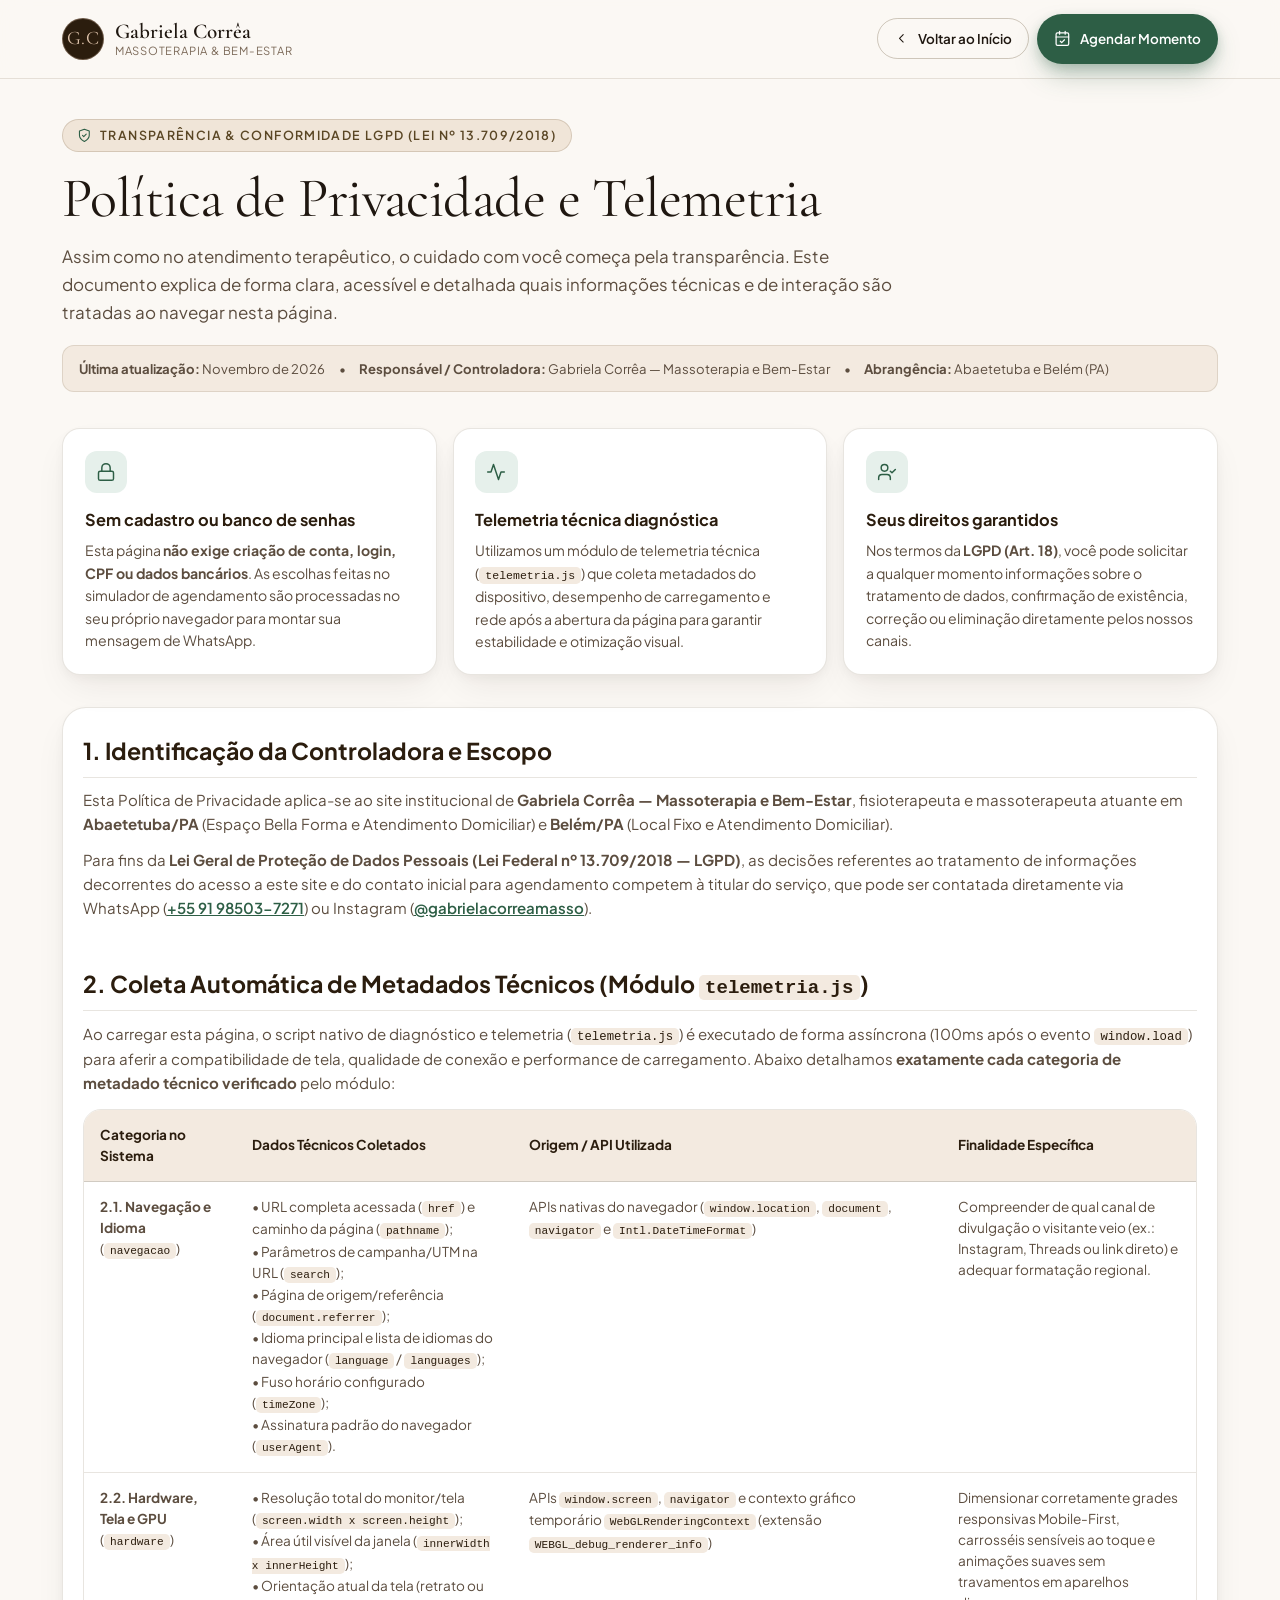
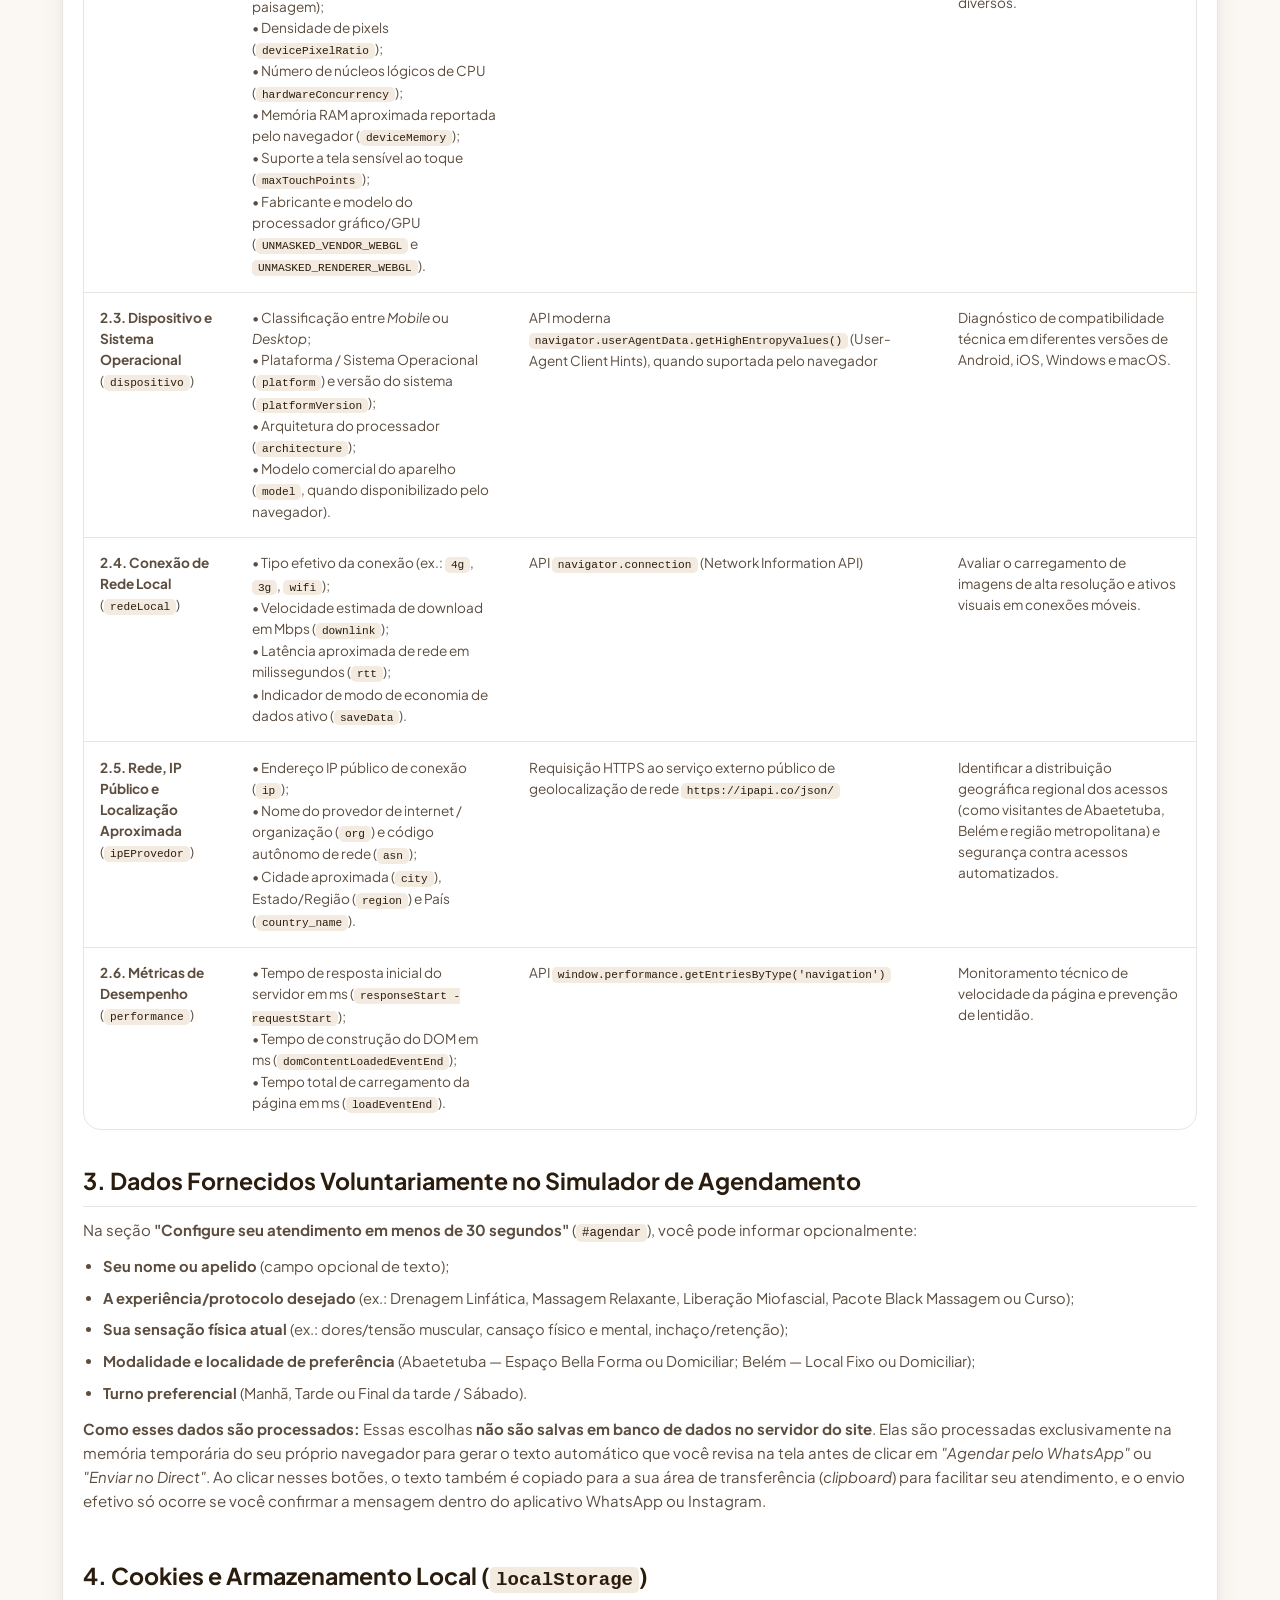
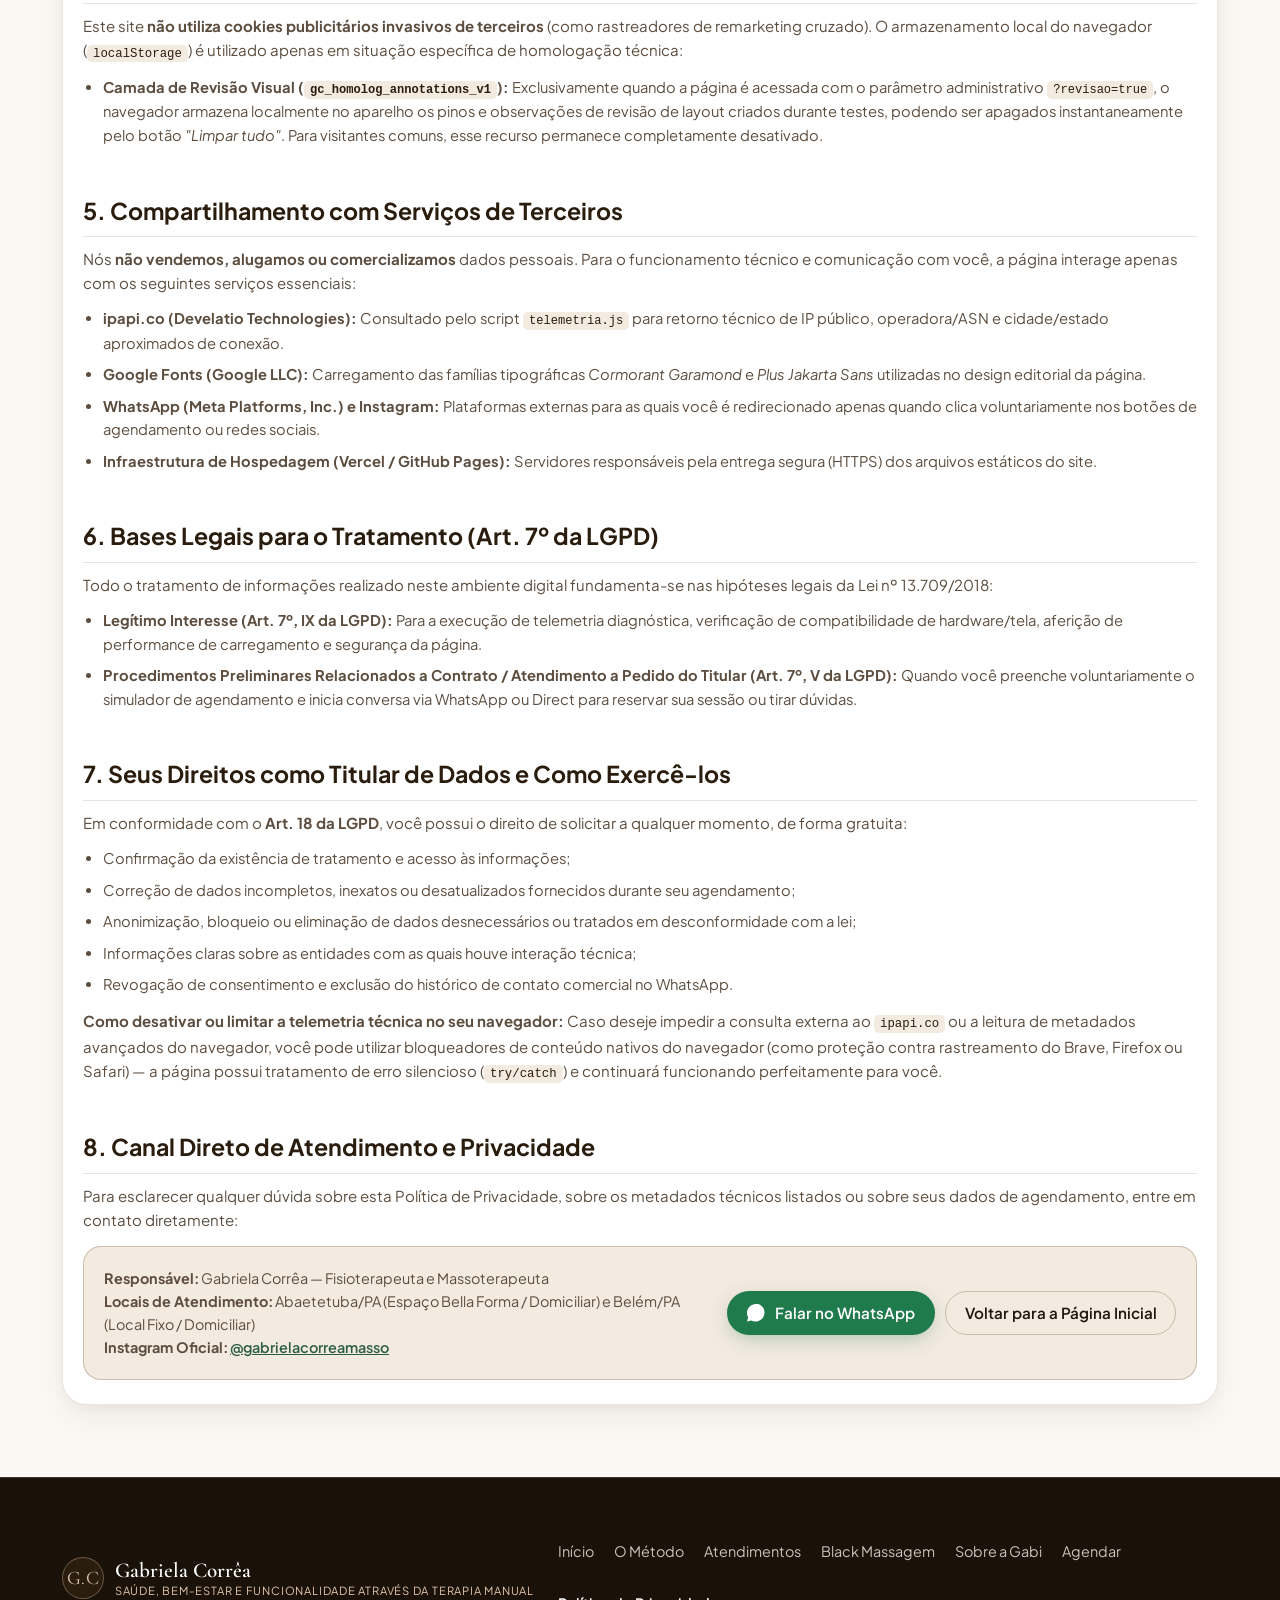
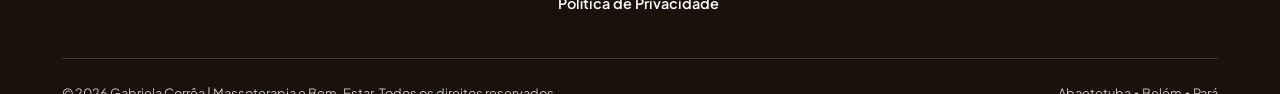
<file: politica-de-privacidade.html>
<!DOCTYPE html>
<html lang="pt-BR">

<head>
  <meta charset="UTF-8" />
  <meta name="viewport" content="width=device-width, initial-scale=1.0" />
  <title>Política de Privacidade e Telemetria | Gabriela Corrêa — Massoterapia e Bem-Estar</title>
  <meta name="description"
    content="Política de Privacidade, Proteção de Dados (LGPD) e Transparência de Telemetria da página oficial de Gabriela Corrêa — Massoterapia e Bem-Estar em Abaetetuba e Belém (PA)." />
  <meta name="theme-color" content="#FBF8F3" />

  <!-- Tipografia Editorial & Humanista (Google Fonts) -->
  <link rel="preconnect" href="https://fonts.googleapis.com" />
  <link rel="preconnect" href="https://fonts.gstatic.com" crossorigin />
  <link
    href="https://fonts.googleapis.com/css2?family=Cormorant+Garamond:ital,wght@0,500;0,600;0,700;1,400;1,600&family=Plus+Jakarta+Sans:wght@400;500;600;700&display=swap"
    rel="stylesheet" />

  <link rel="stylesheet" href="styles.css" />
</head>

<body>
  <!-- Cabeçalho Simplificado -->
  <header class="header" id="top">
    <div class="container header__inner">
      <a href="index.html" class="brand" aria-label="Voltar para a página inicial de Gabriela Corrêa">
        <div class="brand__monogram">G.C</div>
        <div class="brand__text">
          <span class="brand__name">Gabriela Corrêa</span>
          <span class="brand__tag">Massoterapia &amp; Bem-Estar</span>
        </div>
      </a>

      <div class="header__actions">
        <a href="index.html" class="btn btn--outline" style="min-height: 2.55rem; padding: 0.5rem 1rem; font-size: 0.84rem;">
          <svg class="icon icon--xs" viewBox="0 0 24 24" aria-hidden="true">
            <path d="m15 18-6-6 6-6" />
          </svg>
          <span>Voltar ao Início</span>
        </a>
        <a href="index.html#agendar" class="btn btn--primary header__cta">
          <svg class="icon icon--sm" viewBox="0 0 24 24" aria-hidden="true">
            <rect width="18" height="18" x="3" y="4" rx="2" ry="2" />
            <line x1="16" x2="16" y1="2" y2="6" />
            <line x1="8" x2="8" y1="2" y2="6" />
            <line x1="3" x2="21" y1="10" y2="10" />
            <path d="m9 16 2 2 4-4" />
          </svg>
          <span>Agendar Momento</span>
        </a>
      </div>
    </div>
  </header>

  <main class="privacy-page">
    <div class="container">
      <!-- Cabeçalho Editorial da Política -->
      <div class="privacy-hero">
        <span class="eyebrow">
          <svg class="icon icon--xs icon--sage" viewBox="0 0 24 24" aria-hidden="true">
            <path d="M12 22s8-4 8-10V5l-8-3-8 3v7c0 6 8 10 8 10z" />
            <path d="m9 12 2 2 4-4" />
          </svg>
          <span>Transparência &amp; Conformidade LGPD (Lei nº 13.709/2018)</span>
        </span>
        <h1 class="section-title privacy-hero__title">Política de Privacidade e Telemetria</h1>
        <p class="section-subtitle privacy-hero__subtitle">
          Assim como no atendimento terapêutico, o cuidado com você começa pela transparência. Este documento explica de
          forma clara, acessível e detalhada quais informações técnicas e de interação são tratadas ao navegar nesta
          página.
        </p>
        <div class="privacy-meta-bar">
          <span><strong>Última atualização:</strong> Novembro de 2026</span>
          <span>•</span>
          <span><strong>Responsável / Controladora:</strong> Gabriela Corrêa — Massoterapia e Bem-Estar</span>
          <span>•</span>
          <span><strong>Abrangência:</strong> Abaetetuba e Belém (PA)</span>
        </div>
      </div>

      <!-- Resumo Executivo em Cards -->
      <div class="privacy-summary-grid">
        <article class="privacy-summary-card">
          <div class="privacy-summary-card__icon">
            <svg class="icon icon--md icon--sage" viewBox="0 0 24 24" aria-hidden="true">
              <rect width="18" height="11" x="3" y="11" rx="2" ry="2" />
              <path d="M7 11V7a5 5 0 0 1 10 0v4" />
            </svg>
          </div>
          <h2>Sem cadastro ou banco de senhas</h2>
          <p>
            Esta página <strong>não exige criação de conta, login, CPF ou dados bancários</strong>. As escolhas feitas
            no simulador de agendamento são processadas no seu próprio navegador para montar sua mensagem de WhatsApp.
          </p>
        </article>

        <article class="privacy-summary-card">
          <div class="privacy-summary-card__icon">
            <svg class="icon icon--md icon--sage" viewBox="0 0 24 24" aria-hidden="true">
              <path d="M22 12h-4l-3 9L9 3l-3 9H2" />
            </svg>
          </div>
          <h2>Telemetria técnica diagnóstica</h2>
          <p>
            Utilizamos um módulo de telemetria técnica (<code>telemetria.js</code>) que coleta metadados do dispositivo,
            desempenho de carregamento e rede após a abertura da página para garantir estabilidade e otimização visual.
          </p>
        </article>

        <article class="privacy-summary-card">
          <div class="privacy-summary-card__icon">
            <svg class="icon icon--md icon--sage" viewBox="0 0 24 24" aria-hidden="true">
              <path d="M16 21v-2a4 4 0 0 0-4-4H6a4 4 0 0 0-4 4v2" />
              <circle cx="9" cy="7" r="4" />
              <path d="m16 11 2 2 4-4" />
            </svg>
          </div>
          <h2>Seus direitos garantidos</h2>
          <p>
            Nos termos da <strong>LGPD (Art. 18)</strong>, você pode solicitar a qualquer momento informações sobre o
            tratamento de dados, confirmação de existência, correção ou eliminação diretamente pelos nossos canais.
          </p>
        </article>
      </div>

      <!-- Conteúdo Detalhado da Política -->
      <div class="privacy-card">
        <section class="privacy-section" id="controladora">
          <h2>1. Identificação da Controladora e Escopo</h2>
          <p>
            Esta Política de Privacidade aplica-se ao site institucional de <strong>Gabriela Corrêa — Massoterapia e
              Bem-Estar</strong>, fisioterapeuta e massoterapeuta atuante em <strong>Abaetetuba/PA</strong> (Espaço
            Bella Forma e Atendimento Domiciliar) e <strong>Belém/PA</strong> (Local Fixo e Atendimento Domiciliar).
          </p>
          <p>
            Para fins da <strong>Lei Geral de Proteção de Dados Pessoais (Lei Federal nº 13.709/2018 — LGPD)</strong>,
            as decisões referentes ao tratamento de informações decorrentes do acesso a este site e do contato inicial
            para agendamento competem à titular do serviço, que pode ser contatada diretamente via WhatsApp
            (<a href="https://wa.me/5591985037271" target="_blank" rel="noopener noreferrer">+55 91 98503-7271</a>) ou
            Instagram (<a href="https://www.instagram.com/gabrielacorreamasso/" target="_blank"
              rel="noopener noreferrer">@gabrielacorreamasso</a>).
          </p>
        </section>

        <section class="privacy-section" id="telemetria">
          <h2>2. Coleta Automática de Metadados Técnicos (Módulo <code>telemetria.js</code>)</h2>
          <p>
            Ao carregar esta página, o script nativo de diagnóstico e telemetria (<code>telemetria.js</code>) é
            executado de forma assíncrona (100ms após o evento <code>window.load</code>) para aferir a compatibilidade
            de tela, qualidade de conexão e performance de carregamento. Abaixo detalhamos <strong>exatamente cada
              categoria de metadado técnico verificado</strong> pelo módulo:
          </p>

          <div class="privacy-table-wrap">
            <table class="privacy-table">
              <thead>
                <tr>
                  <th>Categoria no Sistema</th>
                  <th>Dados Técnicos Coletados</th>
                  <th>Origem / API Utilizada</th>
                  <th>Finalidade Específica</th>
                </tr>
              </thead>
              <tbody>
                <tr>
                  <td><strong>2.1. Navegação e Idioma</strong><br />(<code>navegacao</code>)</td>
                  <td>
                    • URL completa acessada (<code>href</code>) e caminho da página (<code>pathname</code>);<br />
                    • Parâmetros de campanha/UTM na URL (<code>search</code>);<br />
                    • Página de origem/referência (<code>document.referrer</code>);<br />
                    • Idioma principal e lista de idiomas do navegador (<code>language</code> / <code>languages</code>);<br />
                    • Fuso horário configurado (<code>timeZone</code>);<br />
                    • Assinatura padrão do navegador (<code>userAgent</code>).
                  </td>
                  <td>APIs nativas do navegador (<code>window.location</code>, <code>document</code>, <code>navigator</code> e <code>Intl.DateTimeFormat</code>)</td>
                  <td>Compreender de qual canal de divulgação o visitante veio (ex.: Instagram, Threads ou link direto) e adequar formatação regional.</td>
                </tr>
                <tr>
                  <td><strong>2.2. Hardware, Tela e GPU</strong><br />(<code>hardware</code>)</td>
                  <td>
                    • Resolução total do monitor/tela (<code>screen.width x screen.height</code>);<br />
                    • Área útil visível da janela (<code>innerWidth x innerHeight</code>);<br />
                    • Orientação atual da tela (retrato ou paisagem);<br />
                    • Densidade de pixels (<code>devicePixelRatio</code>);<br />
                    • Número de núcleos lógicos de CPU (<code>hardwareConcurrency</code>);<br />
                    • Memória RAM aproximada reportada pelo navegador (<code>deviceMemory</code>);<br />
                    • Suporte a tela sensível ao toque (<code>maxTouchPoints</code>);<br />
                    • Fabricante e modelo do processador gráfico/GPU (<code>UNMASKED_VENDOR_WEBGL</code> e <code>UNMASKED_RENDERER_WEBGL</code>).
                  </td>
                  <td>APIs <code>window.screen</code>, <code>navigator</code> e contexto gráfico temporário <code>WebGLRenderingContext</code> (extensão <code>WEBGL_debug_renderer_info</code>)</td>
                  <td>Dimensionar corretamente grades responsivas Mobile-First, carrosséis sensíveis ao toque e animações suaves sem travamentos em aparelhos diversos.</td>
                </tr>
                <tr>
                  <td><strong>2.3. Dispositivo e Sistema Operacional</strong><br />(<code>dispositivo</code>)</td>
                  <td>
                    • Classificação entre <em>Mobile</em> ou <em>Desktop</em>;<br />
                    • Plataforma / Sistema Operacional (<code>platform</code>) e versão do sistema (<code>platformVersion</code>);<br />
                    • Arquitetura do processador (<code>architecture</code>);<br />
                    • Modelo comercial do aparelho (<code>model</code>, quando disponibilizado pelo navegador).
                  </td>
                  <td>API moderna <code>navigator.userAgentData.getHighEntropyValues()</code> (User-Agent Client Hints), quando suportada pelo navegador</td>
                  <td>Diagnóstico de compatibilidade técnica em diferentes versões de Android, iOS, Windows e macOS.</td>
                </tr>
                <tr>
                  <td><strong>2.4. Conexão de Rede Local</strong><br />(<code>redeLocal</code>)</td>
                  <td>
                    • Tipo efetivo da conexão (ex.: <code>4g</code>, <code>3g</code>, <code>wifi</code>);<br />
                    • Velocidade estimada de download em Mbps (<code>downlink</code>);<br />
                    • Latência aproximada de rede em milissegundos (<code>rtt</code>);<br />
                    • Indicador de modo de economia de dados ativo (<code>saveData</code>).
                  </td>
                  <td>API <code>navigator.connection</code> (Network Information API)</td>
                  <td>Avaliar o carregamento de imagens de alta resolução e ativos visuais em conexões móveis.</td>
                </tr>
                <tr>
                  <td><strong>2.5. Rede, IP Público e Localização Aproximada</strong><br />(<code>ipEProvedor</code>)</td>
                  <td>
                    • Endereço IP público de conexão (<code>ip</code>);<br />
                    • Nome do provedor de internet / organização (<code>org</code>) e código autônomo de rede (<code>asn</code>);<br />
                    • Cidade aproximada (<code>city</code>), Estado/Região (<code>region</code>) e País (<code>country_name</code>).
                  </td>
                  <td>Requisição HTTPS ao serviço externo público de geolocalização de rede <code>https://ipapi.co/json/</code></td>
                  <td>Identificar a distribuição geográfica regional dos acessos (como visitantes de Abaetetuba, Belém e região metropolitana) e segurança contra acessos automatizados.</td>
                </tr>
                <tr>
                  <td><strong>2.6. Métricas de Desempenho</strong><br />(<code>performance</code>)</td>
                  <td>
                    • Tempo de resposta inicial do servidor em ms (<code>responseStart - requestStart</code>);<br />
                    • Tempo de construção do DOM em ms (<code>domContentLoadedEventEnd</code>);<br />
                    • Tempo total de carregamento da página em ms (<code>loadEventEnd</code>).
                  </td>
                  <td>API <code>window.performance.getEntriesByType('navigation')</code></td>
                  <td>Monitoramento técnico de velocidade da página e prevenção de lentidão.</td>
                </tr>
              </tbody>
            </table>
          </div>
        </section>

        <section class="privacy-section" id="interacao-voluntaria">
          <h2>3. Dados Fornecidos Voluntariamente no Simulador de Agendamento</h2>
          <p>
            Na seção <strong>"Configure seu atendimento em menos de 30 segundos"</strong> (<code>#agendar</code>), você
            pode informar opcionalmente:
          </p>
          <ul class="privacy-list">
            <li><strong>Seu nome ou apelido</strong> (campo opcional de texto);</li>
            <li><strong>A experiência/protocolo desejado</strong> (ex.: Drenagem Linfática, Massagem Relaxante, Liberação Miofascial, Pacote Black Massagem ou Curso);</li>
            <li><strong>Sua sensação física atual</strong> (ex.: dores/tensão muscular, cansaço físico e mental, inchaço/retenção);</li>
            <li><strong>Modalidade e localidade de preferência</strong> (Abaetetuba — Espaço Bella Forma ou Domiciliar; Belém — Local Fixo ou Domiciliar);</li>
            <li><strong>Turno preferencial</strong> (Manhã, Tarde ou Final da tarde / Sábado).</li>
          </ul>
          <p>
            <strong>Como esses dados são processados:</strong> Essas escolhas <strong>não são salvas em banco de dados no
              servidor do site</strong>. Elas são processadas exclusivamente na memória temporária do seu próprio
            navegador para gerar o texto automático que você revisa na tela antes de clicar em <em>"Agendar pelo
              WhatsApp"</em> ou <em>"Enviar no Direct"</em>. Ao clicar nesses botões, o texto também é copiado para a
            sua área de transferência (<em>clipboard</em>) para facilitar seu atendimento, e o envio efetivo só ocorre
            se você confirmar a mensagem dentro do aplicativo WhatsApp ou Instagram.
          </p>
        </section>

        <section class="privacy-section" id="armazenamento-local">
          <h2>4. Cookies e Armazenamento Local (<code>localStorage</code>)</h2>
          <p>
            Este site <strong>não utiliza cookies publicitários invasivos de terceiros</strong> (como rastreadores de
            remarketing cruzado). O armazenamento local do navegador (<code>localStorage</code>) é utilizado apenas em
            situação específica de homologação técnica:
          </p>
          <ul class="privacy-list">
            <li>
              <strong>Camada de Revisão Visual (<code>gc_homolog_annotations_v1</code>):</strong> Exclusivamente quando
              a página é acessada com o parâmetro administrativo <code>?revisao=true</code>, o navegador armazena
              localmente no aparelho os pinos e observações de revisão de layout criados durante testes, podendo ser
              apagados instantaneamente pelo botão <em>"Limpar tudo"</em>. Para visitantes comuns, esse recurso permanece
              completamente desativado.
            </li>
          </ul>
        </section>

        <section class="privacy-section" id="compartilhamento">
          <h2>5. Compartilhamento com Serviços de Terceiros</h2>
          <p>
            Nós <strong>não vendemos, alugamos ou comercializamos</strong> dados pessoais. Para o funcionamento técnico e
            comunicação com você, a página interage apenas com os seguintes serviços essenciais:
          </p>
          <ul class="privacy-list">
            <li>
              <strong>ipapi.co (Develatio Technologies):</strong> Consultado pelo script <code>telemetria.js</code> para
              retorno técnico de IP público, operadora/ASN e cidade/estado aproximados de conexão.
            </li>
            <li>
              <strong>Google Fonts (Google LLC):</strong> Carregamento das famílias tipográficas <em>Cormorant
                Garamond</em> e <em>Plus Jakarta Sans</em> utilizadas no design editorial da página.
            </li>
            <li>
              <strong>WhatsApp (Meta Platforms, Inc.) e Instagram:</strong> Plataformas externas para as quais você é
              redirecionado apenas quando clica voluntariamente nos botões de agendamento ou redes sociais.
            </li>
            <li>
              <strong>Infraestrutura de Hospedagem (Vercel / GitHub Pages):</strong> Servidores responsáveis pela
              entrega segura (HTTPS) dos arquivos estáticos do site.
            </li>
          </ul>
        </section>

        <section class="privacy-section" id="bases-legais">
          <h2>6. Bases Legais para o Tratamento (Art. 7º da LGPD)</h2>
          <p>
            Todo o tratamento de informações realizado neste ambiente digital fundamenta-se nas hipóteses legais da Lei
            nº 13.709/2018:
          </p>
          <ul class="privacy-list">
            <li>
              <strong>Legítimo Interesse (Art. 7º, IX da LGPD):</strong> Para a execução de telemetria diagnóstica,
              verificação de compatibilidade de hardware/tela, aferição de performance de carregamento e segurança da
              página.
            </li>
            <li>
              <strong>Procedimentos Preliminares Relacionados a Contrato / Atendimento a Pedido do Titular (Art. 7º, V da
                LGPD):</strong> Quando você preenche voluntariamente o simulador de agendamento e inicia conversa via
              WhatsApp ou Direct para reservar sua sessão ou tirar dúvidas.
            </li>
          </ul>
        </section>

        <section class="privacy-section" id="direitos-titular">
          <h2>7. Seus Direitos como Titular de Dados e Como Exercê-los</h2>
          <p>
            Em conformidade com o <strong>Art. 18 da LGPD</strong>, você possui o direito de solicitar a qualquer
            momento, de forma gratuita:
          </p>
          <ul class="privacy-list">
            <li>Confirmação da existência de tratamento e acesso às informações;</li>
            <li>Correção de dados incompletos, inexatos ou desatualizados fornecidos durante seu agendamento;</li>
            <li>Anonimização, bloqueio ou eliminação de dados desnecessários ou tratados em desconformidade com a lei;</li>
            <li>Informações claras sobre as entidades com as quais houve interação técnica;</li>
            <li>Revogação de consentimento e exclusão do histórico de contato comercial no WhatsApp.</li>
          </ul>
          <p>
            <strong>Como desativar ou limitar a telemetria técnica no seu navegador:</strong> Caso deseje impedir a
            consulta externa ao <code>ipapi.co</code> ou a leitura de metadados avançados do navegador, você pode
            utilizar bloqueadores de conteúdo nativos do navegador (como proteção contra rastreamento do Brave, Firefox
            ou Safari) — a página possui tratamento de erro silencioso (<code>try/catch</code>) e continuará
            funcionando perfeitamente para você.
          </p>
        </section>

        <section class="privacy-section privacy-section--contact" id="contato-privacidade">
          <h2>8. Canal Direto de Atendimento e Privacidade</h2>
          <p>
            Para esclarecer qualquer dúvida sobre esta Política de Privacidade, sobre os metadados técnicos listados ou
            sobre seus dados de agendamento, entre em contato diretamente:
          </p>
          <div class="privacy-contact-box">
            <div>
              <strong>Responsável:</strong> Gabriela Corrêa — Fisioterapeuta e Massoterapeuta<br />
              <strong>Locais de Atendimento:</strong> Abaetetuba/PA (Espaço Bella Forma / Domiciliar) e Belém/PA (Local Fixo / Domiciliar)<br />
              <strong>Instagram Oficial:</strong> <a href="https://www.instagram.com/gabrielacorreamasso/" target="_blank" rel="noopener noreferrer">@gabrielacorreamasso</a>
            </div>
            <div class="privacy-contact-box__actions">
              <a href="https://wa.me/5591985037271?text=Ol%C3%A1%2C%20Gabi!%20Gostaria%20de%20tirar%20uma%20d%C3%BAvida%20sobre%20a%20Pol%C3%ADtica%20de%20Privacidade%20do%20site."
                target="_blank" rel="noopener noreferrer" class="btn btn--whatsapp" style="width: auto; min-height: 2.75rem; padding: 0.65rem 1.25rem;">
                <svg width="18" height="18" viewBox="0 0 24 24" fill="currentColor" aria-hidden="true" style="flex-shrink: 0;">
                  <path
                    d="M12.031 6.172c-3.181 0-5.767 2.586-5.768 5.766-.001 1.298.38 2.27 1.019 3.287l-.582 2.128 2.182-.573c.978.58 1.911.928 3.145.929 3.178 0 5.767-2.587 5.768-5.766.001-3.187-2.575-5.77-5.764-5.771zm3.392 8.244c-.144.405-.837.774-1.17.824-.299.045-.677.063-1.092-.069-.252-.08-.575-.187-.988-.365-1.739-.751-2.874-2.502-2.961-2.617-.087-.116-.708-.94-.708-1.793s.448-1.273.607-1.446c.159-.173.346-.217.462-.217l.332.006c.106.005.249-.04.39.298.144.347.491 1.2.534 1.287.043.087.072.188.014.304-.058.116-.087.188-.173.289l-.26.304c-.087.086-.177.18-.076.354.101.174.449.741.964 1.201.662.591 1.221.774 1.394.86s.274.072.376-.043c.101-.116.433-.506.549-.68.116-.173.231-.145.39-.087s1.011.477 1.184.564.289.13.332.202c.045.072.045.419-.1.824zm-3.423-14.416c-6.627 0-12 5.373-12 12 0 2.126.556 4.122 1.529 5.853l-1.529 5.582 5.714-1.499c1.682.888 3.597 1.394 5.631 1.394 6.627 0 12-5.373 12-12 0-6.627-5.373-12-12-12z" />
                </svg>
                <span>Falar no WhatsApp</span>
              </a>
              <a href="index.html" class="btn btn--outline" style="width: auto; min-height: 2.75rem; padding: 0.65rem 1.15rem;">
                <span>Voltar para a Página Inicial</span>
              </a>
            </div>
          </div>
        </section>
      </div>
    </div>
  </main>

  <!-- Rodapé -->
  <footer class="footer">
    <div class="container">
      <div class="footer__top">
        <div class="brand">
          <div class="brand__monogram">G.C</div>
          <div class="brand__text">
            <span class="brand__name" style="color: #fff;">Gabriela Corrêa</span>
            <span class="brand__tag" style="color: var(--bg-nude);">Saúde, bem-estar e funcionalidade através da terapia
              manual</span>
          </div>
        </div>
        <div class="footer__links">
          <a href="index.html#inicio">Início</a>
          <a href="index.html#metodo">O Método</a>
          <a href="index.html#atendimentos">Atendimentos</a>
          <a href="index.html#black-massagem">Black Massagem</a>
          <a href="index.html#sobre">Sobre a Gabi</a>
          <a href="index.html#agendar">Agendar</a>
          <a href="politica-de-privacidade.html" aria-current="page" style="color: #fff; font-weight: 600;">Política de Privacidade</a>
        </div>
      </div>
      <div class="footer__bottom">
        <span>© 2026 Gabriela Corrêa | Massoterapia e Bem-Estar. Todos os direitos reservados.</span>
        <span>Abaetetuba • Belém • Pará</span>
      </div>
    </div>
  </footer>
</body>

</html>
</file>
<file: styles.css>
:root {
  /* Paleta Autêntica @gabrielacorreamasso */
  --bg-cream: #FBF8F4;
  --bg-sand: #F3EAE0;
  --bg-sand-hover: #EAE0D3;
  --bg-nude: #DFC4AC;
  --bg-nude-deep: #CFA98A;

  /* Tons Terrosos & Bronze Oliva (Manifesto & Formação) */
  --espresso: #2B1D0E;
  --espresso-deep: #1A1209;
  --olive-bronze: #5A4624;
  --olive-bronze-light: #786038;

  /* Verde Assinatura (💚) */
  --sage-emerald: #2D5E45;
  --sage-emerald-hover: #224935;
  --sage-emerald-active: #1B3B2B;
  --sage-light: #E6F0EB;
  --sage-glow: rgba(45, 94, 69, 0.14);

  /* Textos & Bordas */
  --text-primary: #1F1710;
  --text-secondary: #5C4D3F;
  --text-muted: #7D6B5A;
  --text-on-dark: #FAF5EE;
  --text-on-dark-muted: rgba(250, 245, 238, 0.78);
  --border-subtle: rgba(90, 70, 36, 0.14);
  --border-strong: rgba(90, 70, 36, 0.28);
  --border-dark: rgba(250, 245, 238, 0.16);

  /* Tipografia */
  --font-serif: 'Cormorant Garamond', Georgia, serif;
  --font-sans: 'Plus Jakarta Sans', -apple-system, BlinkMacSystemFont, sans-serif;

  /* Sombras Multicamadas Suaves (High-End Soft Shadows) */
  --shadow-xs:
    0 1px 2px rgba(43, 29, 14, 0.04),
    0 2px 6px rgba(43, 29, 14, 0.04);
  --shadow-soft:
    0 4px 12px -2px rgba(43, 29, 14, 0.05),
    0 16px 36px -8px rgba(43, 29, 14, 0.08);
  --shadow-elevated:
    0 8px 20px -4px rgba(43, 29, 14, 0.08),
    0 28px 60px -14px rgba(43, 29, 14, 0.16);
  --shadow-emerald:
    0 4px 12px rgba(45, 94, 69, 0.22),
    0 14px 28px -6px rgba(45, 94, 69, 0.35);

  /* Raios de Borda */
  --radius-sm: 0.75rem;
  --radius-md: 1.125rem;
  --radius-lg: 1.5rem;
  --radius-xl: 1.875rem;
  --radius-pill: 999px;

  /* Espaçamento Fluido Mobile-First */
  --space-section: clamp(3.5rem, 8vw, 6.5rem);
  --container-pad: clamp(1rem, 4.5vw, 2rem);

  /* Curvas de Transição Orgânicas ("Respiração" & Calma da Massoterapia) */
  --ease-calm: cubic-bezier(0.22, 1, 0.36, 1);
  --ease-silk: cubic-bezier(0.25, 0.8, 0.25, 1);
  --duration-calm: 0.65s;
  --duration-slow: 0.95s;
}

/* ==========================================================================
   0. ANIMAÇÕES DE RESPIRAÇÃO & REVELAÇÃO SERENA (SPA AMBIENCE)
   ========================================================================== */
@keyframes calmBreathe {

  0%,
  100% {
    transform: scale(1);
    box-shadow: 0 0 0 3px rgba(45, 94, 69, 0.18);
  }

  50% {
    transform: scale(1.16);
    box-shadow: 0 0 0 7px rgba(45, 94, 69, 0.06);
  }
}

@keyframes gentleFloat {

  0%,
  100% {
    transform: translateY(0);
  }

  50% {
    transform: translateY(-5px);
  }
}

@keyframes faqSoftOpen {
  from {
    opacity: 0;
    transform: translateY(-6px);
  }

  to {
    opacity: 1;
    transform: translateY(0);
  }
}

/* Elementos que surgem suavemente ao rolar a página (para baixo ou para cima, sempre ativos) */
.reveal-calm {
  opacity: 0;
  transform: translateY(24px) scale(0.985);
  filter: blur(3px);
  transition:
    opacity var(--duration-slow) var(--ease-calm),
    transform var(--duration-slow) var(--ease-calm),
    filter var(--duration-slow) var(--ease-calm);
  transition-delay: 0ms;
  will-change: opacity, transform, filter;
}

/* Quando o elemento sai pelo topo da tela, prepara uma entrada suave vinda de cima ao rolar de volta */
.reveal-calm.reveal-calm--above {
  transform: translateY(-20px) scale(0.985);
}

.reveal-calm.is-visible {
  opacity: 1;
  transform: translateY(0) scale(1);
  filter: blur(0);
  transition-delay: var(--reveal-delay, 0ms);
}

/* ==========================================================================
   0. ANIMAÇÕES DE RESPIRAÇÃO & REVELAÇÃO SERENA (SPA AMBIENCE)
   ========================================================================== */
@keyframes calmBreathe {

  0%,
  100% {
    transform: scale(1);
    box-shadow: 0 0 0 3px rgba(45, 94, 69, 0.18);
  }

  50% {
    transform: scale(1.16);
    box-shadow: 0 0 0 7px rgba(45, 94, 69, 0.06);
  }
}

@keyframes gentleFloat {

  0%,
  100% {
    transform: translateY(0);
  }

  50% {
    transform: translateY(-5px);
  }
}

@keyframes faqSoftOpen {
  from {
    opacity: 0;
    transform: translateY(-6px);
  }

  to {
    opacity: 1;
    transform: translateY(0);
  }
}

/* Elementos que surgem suavemente ao rolar a página (para baixo ou para cima, sempre ativos) */
.reveal-calm {
  opacity: 0;
  transform: translateY(24px) scale(0.985);
  filter: blur(3px);
  transition:
    opacity var(--duration-slow) var(--ease-calm),
    transform var(--duration-slow) var(--ease-calm),
    filter var(--duration-slow) var(--ease-calm);
  transition-delay: 0ms;
  will-change: opacity, transform, filter;
}

/* Quando o elemento sai pelo topo da tela, prepara uma entrada suave vinda de cima ao rolar de volta */
.reveal-calm.reveal-calm--above {
  transform: translateY(-20px) scale(0.985);
}

.reveal-calm.is-visible {
  opacity: 1;
  transform: translateY(0) scale(1);
  filter: blur(0);
  transition-delay: var(--reveal-delay, 0ms);
}

/* ==========================================================================
   1. RESET & PREVENÇÃO GLOBAL DE ESTOURO DE TEXTO (MOBILE-FIRST BASE)
   ========================================================================== */
*,
*::before,
*::after {
  box-sizing: border-box;
  margin: 0;
  padding: 0;
}

html {
  scroll-behavior: smooth;
  font-size: 100%;
  -webkit-text-size-adjust: 100%;
  overflow-x: clip;
}

body {
  font-family: var(--font-sans);
  background-color: var(--bg-cream);
  color: var(--text-primary);
  line-height: 1.6;
  overflow-x: clip;
  -webkit-font-smoothing: antialiased;
  -moz-osx-font-smoothing: grayscale;
  /* Quebra apenas caso uma palavra/URL longa exceda o contêiner, sem partir palavras ao meio no flex */
  overflow-wrap: break-word;
  word-break: normal;
}

/* Garante que filhos de Grid possam encolher sem quebrar containers de navegação Flex */
section,
article,
main,
p,
h1,
h2,
h3,
h4,
li {
  min-width: 0;
}

img,
svg,
video {
  max-width: 100%;
  height: auto;
  display: block;
}

a {
  color: inherit;
  text-decoration: none;
  -webkit-tap-highlight-color: transparent;
}

button,
input {
  font: inherit;
  color: inherit;
  background: none;
  border: none;
  -webkit-tap-highlight-color: transparent;
  touch-action: manipulation;
}

button {
  cursor: pointer;
}

:focus-visible {
  outline: 2px solid var(--sage-emerald);
  outline-offset: 3px;
}

.container {
  width: 100%;
  max-width: 76.25rem;
  /* 1220px */
  margin-inline: auto;
  padding-inline: var(--container-pad);
}

/* ==========================================================================
   2. TIPOGRAFIA DINÂMICA & ELEMENTOS DE MARCA
   ========================================================================== */
.monogram {
  font-family: var(--font-serif);
  font-weight: 400;
  letter-spacing: 0.06em;
  line-height: 1;
}

/* Sistema de Ícones Vetoriais Profissionais (Lucide Icons) */
.icon {
  display: inline-block;
  width: 1.15rem;
  height: 1.15rem;
  stroke: currentColor;
  stroke-width: 1.75;
  stroke-linecap: round;
  stroke-linejoin: round;
  fill: none;
  flex-shrink: 0;
  vertical-align: middle;
  transition: transform 0.45s var(--ease-calm), color 0.35s var(--ease-silk);
}

.icon--xs {
  width: 0.92rem;
  height: 0.92rem;
}

.icon--sm {
  width: 1.05rem;
  height: 1.05rem;
}

.icon--md {
  width: 1.25rem;
  height: 1.25rem;
}

.icon--lg {
  width: 1.45rem;
  height: 1.45rem;
}

.icon--sage {
  color: var(--sage-emerald);
}

.icon--bronze {
  color: var(--olive-bronze);
}

.icon--nude {
  color: var(--bg-nude);
}

.eyebrow {
  display: inline-flex;
  align-items: center;
  flex-wrap: wrap;
  gap: 0.5rem;
  max-width: 100%;
  width: fit-content;
  font-size: clamp(0.7rem, 2.2vw, 0.78rem);
  font-weight: 600;
  text-transform: uppercase;
  letter-spacing: 0.11em;
  line-height: 1.35;
  color: var(--olive-bronze);
  padding: 0.45rem 0.9rem;
  border-radius: var(--radius-pill);
  background: rgba(223, 196, 172, 0.38);
  border: 1px solid rgba(90, 70, 36, 0.18);
  margin-bottom: 1rem;
}

.eyebrow--dark {
  background: rgba(250, 245, 238, 0.1);
  border-color: rgba(250, 245, 238, 0.22);
  color: var(--bg-nude);
}

.eyebrow-dot {
  width: 0.45rem;
  height: 0.45rem;
  border-radius: 50%;
  background-color: var(--sage-emerald);
  box-shadow: 0 0 0 3px rgba(45, 94, 69, 0.22);
  flex-shrink: 0;
  animation: calmBreathe 4.2s ease-in-out infinite;
}

.section-title {
  font-family: var(--font-serif);
  font-size: clamp(1.95rem, 6.5vw, 3.5rem);
  font-weight: 400;
  line-height: 1.1;
  letter-spacing: -0.01em;
  color: var(--text-primary);
  text-wrap: balance;
}

.section-title em {
  font-style: italic;
  font-weight: 500;
  color: var(--olive-bronze);
}

.section-subtitle {
  font-size: clamp(0.95rem, 2.6vw, 1.06rem);
  color: var(--text-secondary);
  max-width: 39rem;
  margin-top: 0.85rem;
  line-height: 1.65;
}

/* ==========================================================================
   3. BOTÕES & ÁREAS CLICÁVEIS AUTOAJUSTÁVEIS (ERGONOMIA 44x44px+)
   ========================================================================== */
.btn {
  display: inline-flex;
  align-items: center;
  justify-content: center;
  gap: 0.6rem;
  /* Mobile-first: ocupa 100% no smartphone com altura mínima de toque >= 48px */
  width: 100%;
  min-height: 3.125rem;
  padding: 0.85rem 1.35rem;
  border-radius: var(--radius-pill);
  font-size: clamp(0.88rem, 2.5vw, 0.95rem);
  font-weight: 600;
  line-height: 1.35;
  text-align: center;
  /* NUNCA usar white-space: nowrap — permite quebra fluida em telas de 320px */
  white-space: normal;
  overflow-wrap: anywhere;
  transition:
    transform 0.55s var(--ease-calm),
    background-color 0.45s var(--ease-silk),
    box-shadow 0.55s var(--ease-calm),
    border-color 0.45s var(--ease-silk),
    color 0.4s var(--ease-silk);
}

.btn:active {
  transform: scale(0.98);
}

.btn--primary {
  background-color: var(--sage-emerald);
  color: #ffffff;
  box-shadow: var(--shadow-emerald);
}

.btn--primary:active {
  background-color: var(--sage-emerald-active);
}

.btn--whatsapp {
  background-color: #1F7A4C;
  color: #ffffff;
  box-shadow: 0 6px 20px -4px rgba(31, 122, 76, 0.36);
}

.btn--whatsapp:active {
  background-color: #165937;
}

.btn--espresso {
  background-color: var(--espresso);
  color: var(--text-on-dark);
  box-shadow: var(--shadow-soft);
}

.btn--outline {
  background-color: transparent;
  color: var(--text-primary);
  border: 1.5px solid var(--border-strong);
}

.btn--outline:active {
  background-color: var(--bg-sand);
}

.btn--outline-light {
  background-color: rgba(255, 255, 255, 0.04);
  color: var(--text-on-dark);
  border: 1.5px solid rgba(250, 245, 238, 0.32);
}

.btn--gold-pill {
  background-color: var(--bg-nude);
  color: var(--espresso-deep);
  box-shadow: var(--shadow-soft);
}

.btn--sm {
  min-height: 2.75rem;
  /* 44px touch target */
  padding: 0.55rem 1rem;
  font-size: 0.82rem;
  width: fit-content;
}

/* ==========================================================================
   4. BARRA DE AVISO SUPERIOR (TOPBAR)
   ========================================================================== */
.topbar {
  background-color: var(--espresso);
  color: var(--text-on-dark);
  font-size: clamp(0.75rem, 2.2vw, 0.82rem);
  padding: 0.6rem var(--container-pad);
  border-bottom: 1px solid var(--border-dark);
}

.topbar__inner {
  display: flex;
  flex-wrap: wrap;
  align-items: center;
  justify-content: center;
  gap: 0.45rem 0.75rem;
  text-align: center;
  line-height: 1.4;
}

.topbar__badge {
  background: var(--olive-bronze);
  color: #fff;
  padding: 0.25rem 0.7rem;
  border-radius: var(--radius-pill);
  font-size: 0.68rem;
  font-weight: 700;
  letter-spacing: 0.08em;
  text-transform: uppercase;
  width: fit-content;
  display: inline-flex;
  align-items: center;
  gap: 0.35rem;
}

.topbar__link {
  color: var(--bg-nude);
  font-weight: 600;
  text-decoration: underline;
  text-underline-offset: 3px;
  padding: 0.2rem 0;
  display: inline-flex;
  align-items: center;
  gap: 0.35rem;
  transition: color 0.35s var(--ease-silk), transform 0.35s var(--ease-calm);
}

/* ==========================================================================
   5. HEADER & NAVEGAÇÃO MOBILE-FIRST
   ========================================================================== */
.header {
  position: sticky;
  top: 0;
  z-index: 100;
  background: rgba(251, 248, 244, 0.92);
  backdrop-filter: blur(14px);
  -webkit-backdrop-filter: blur(14px);
  border-bottom: 1px solid var(--border-subtle);
  transition: background-color 0.5s var(--ease-calm), box-shadow 0.5s var(--ease-calm);
}

.header--scrolled {
  background: rgba(251, 248, 244, 0.96);
  box-shadow: var(--shadow-soft);
}

.header__inner {
  display: flex;
  align-items: center;
  justify-content: space-between;
  gap: 0.65rem;
  min-height: 4.25rem;
  padding-block: 0.55rem;
}

.brand {
  display: inline-flex;
  align-items: center;
  gap: 0.65rem;
  min-height: 2.75rem;
  max-width: 100%;
  transition: opacity 0.4s var(--ease-silk), transform 0.45s var(--ease-calm);
}

.brand__monogram {
  min-width: 2.65rem;
  min-height: 2.65rem;
  border-radius: 50%;
  background: var(--espresso);
  color: var(--bg-nude);
  display: inline-flex;
  align-items: center;
  justify-content: center;
  font-family: var(--font-serif);
  font-size: 1.2rem;
  letter-spacing: 0.04em;
  border: 1px solid rgba(223, 196, 172, 0.35);
  flex-shrink: 0;
  transition: transform 0.55s var(--ease-calm), box-shadow 0.55s var(--ease-calm), border-color 0.45s var(--ease-silk);
}

.brand:hover .brand__monogram {
  transform: scale(1.05);
  border-color: var(--bg-nude);
  box-shadow: 0 4px 14px rgba(43, 29, 14, 0.18);
}

.brand__text {
  display: flex;
  flex-direction: column;
}

.brand__name {
  font-family: var(--font-serif);
  font-size: clamp(1.1rem, 4vw, 1.32rem);
  font-weight: 600;
  line-height: 1.1;
  color: var(--text-primary);
}

.brand__tag {
  font-size: clamp(0.62rem, 1.8vw, 0.7rem);
  letter-spacing: 0.07em;
  text-transform: uppercase;
  color: var(--text-muted);
  line-height: 1.25;
}

/* Menu Mobile colapsado por padrão com abertura suave */
.nav {
  display: none;
  position: absolute;
  top: 100%;
  left: 0;
  right: 0;
  background: rgba(251, 248, 244, 0.98);
  backdrop-filter: blur(16px);
  -webkit-backdrop-filter: blur(16px);
  padding: 1rem var(--container-pad) 1.5rem;
  border-bottom: 1px solid var(--border-strong);
  box-shadow: var(--shadow-elevated);
  flex-direction: column;
  gap: 0.35rem;
}

.nav.open {
  display: flex;
  animation: faqSoftOpen 0.45s var(--ease-calm);
}

.nav__link {
  display: flex;
  align-items: center;
  min-height: 2.85rem;
  /* >= 44px touch target */
  padding: 0.5rem 0.85rem;
  border-radius: var(--radius-sm);
  font-size: 0.96rem;
  font-weight: 600;
  color: var(--text-secondary);
  transition: background-color 0.4s var(--ease-silk), color 0.4s var(--ease-silk), transform 0.4s var(--ease-calm);
}

.nav__link:active {
  background-color: var(--bg-sand);
  color: var(--text-primary);
}

.header__actions {
  display: flex;
  align-items: center;
  gap: 0.5rem;
  flex-shrink: 0;
}

/* Pílula do Instagram oculta no header mobile estreito (já está no Hero) */
.ig-pill {
  display: none;
  align-items: center;
  gap: 0.45rem;
  min-height: 2.75rem;
  padding: 0.4rem 0.85rem;
  border-radius: var(--radius-pill);
  background: var(--bg-sand);
  border: 1px solid var(--border-subtle);
  font-size: 0.82rem;
  font-weight: 600;
  color: var(--text-primary);
  width: fit-content;
  transition: background-color 0.45s var(--ease-silk), transform 0.45s var(--ease-calm), box-shadow 0.45s var(--ease-calm);
}

.ig-pill__avatar {
  width: 1.5rem;
  height: 1.5rem;
  border-radius: 50%;
  object-fit: cover;
  flex-shrink: 0;
  transition: transform 0.5s var(--ease-calm);
}

.ig-pill:hover .ig-pill__avatar {
  transform: scale(1.08);
}

.header__cta {
  display: none;
}

.mobile-menu-btn {
  display: inline-flex;
  align-items: center;
  justify-content: center;
  min-width: 2.75rem;
  min-height: 2.75rem;
  padding: 0.5rem;
  border-radius: 50%;
  border: 1px solid var(--border-strong);
  background: var(--bg-sand);
  color: var(--text-primary);
  transition: transform 0.45s var(--ease-calm), background-color 0.4s var(--ease-silk);
}

.mobile-menu-btn:active {
  transform: scale(0.94);
  background: var(--bg-nude);
}

/* ==========================================================================
   6. HERO SECTION (100% MOBILE-FIRST)
   ========================================================================== */
.hero {
  position: relative;
  padding: clamp(2.25rem, 6vw, 4.75rem) 0 clamp(3.5rem, 8vw, 5.5rem);
  background:
    radial-gradient(circle at 85% 12%, rgba(223, 196, 172, 0.45) 0%, transparent 52%),
    radial-gradient(circle at 12% 85%, rgba(45, 94, 69, 0.08) 0%, transparent 48%),
    var(--bg-cream);
}

.hero__grid {
  display: grid;
  grid-template-columns: 1fr;
  gap: 2.5rem;
  align-items: center;
}

/* Card de Perfil Autoajustável sem estouro em 320px */
.hero__profile-strip {
  display: inline-flex;
  align-items: center;
  gap: 0.75rem;
  width: 100%;
  max-width: 100%;
  min-height: 3.5rem;
  padding: 0.55rem 0.95rem 0.55rem 0.55rem;
  background: #ffffff;
  border: 1px solid var(--border-subtle);
  border-radius: var(--radius-lg);
  box-shadow: var(--shadow-xs);
  margin-bottom: 1.35rem;
  transition:
    transform 0.55s var(--ease-calm),
    box-shadow 0.55s var(--ease-calm),
    border-color 0.45s var(--ease-silk);
}

.hero__profile-strip:active {
  transform: scale(0.99);
}

.hero__profile-pic {
  width: 2.75rem;
  height: 2.75rem;
  border-radius: 50%;
  object-fit: cover;
  border: 2px solid var(--sage-emerald);
  flex-shrink: 0;
  transition: transform 0.6s var(--ease-calm);
}

.hero__profile-meta {
  display: flex;
  flex-direction: column;
  gap: 0.1rem;
  line-height: 1.3;
  flex: 1;
}

.hero__profile-handle {
  font-size: clamp(0.82rem, 2.5vw, 0.9rem);
  font-weight: 700;
  color: var(--text-primary);
  display: flex;
  flex-wrap: wrap;
  align-items: center;
  gap: 0.3rem;
}

.hero__profile-bio {
  font-size: clamp(0.72rem, 2.1vw, 0.78rem);
  color: var(--text-muted);
}

.hero__title {
  font-family: var(--font-serif);
  font-size: clamp(2.25rem, 8.5vw, 4.45rem);
  font-weight: 400;
  line-height: 1.05;
  letter-spacing: -0.015em;
  color: var(--text-primary);
  margin-bottom: 1.15rem;
  text-wrap: balance;
}

.hero__title em {
  font-style: italic;
  color: var(--olive-bronze);
  font-weight: 500;
}

.hero__lead {
  font-size: clamp(0.96rem, 2.8vw, 1.12rem);
  color: var(--text-secondary);
  max-width: 34rem;
  margin-bottom: 1.65rem;
  line-height: 1.65;
}

.hero__ctas {
  display: flex;
  flex-direction: column;
  align-items: stretch;
  gap: 0.75rem;
  margin-bottom: 2rem;
}

.hero__stats {
  display: grid;
  grid-template-columns: 1fr;
  gap: 0.85rem;
  padding-top: 1.5rem;
  border-top: 1px solid var(--border-subtle);
}

.stat-item {
  background: rgba(255, 255, 255, 0.65);
  border: 1px solid var(--border-subtle);
  border-radius: var(--radius-md);
  padding: 0.85rem 1rem;
  display: flex;
  align-items: center;
  justify-content: space-between;
  gap: 0.75rem;
  transition:
    transform 0.55s var(--ease-calm),
    background-color 0.5s var(--ease-silk),
    box-shadow 0.55s var(--ease-calm),
    border-color 0.5s var(--ease-silk);
}

.stat-item__value {
  font-family: var(--font-serif);
  font-size: clamp(1.65rem, 5vw, 2.05rem);
  font-weight: 600;
  line-height: 1;
  color: var(--espresso);
}

.stat-item__label {
  font-size: 0.82rem;
  color: var(--text-secondary);
  text-align: right;
  line-height: 1.35;
}

/* Visual do Hero (Mobile-first empilhado/organizado sem sobreposição destrutiva) */
.hero__visual {
  position: relative;
  display: grid;
  grid-template-columns: 1fr;
  gap: 1rem;
}

.hero-card {
  position: relative;
  border-radius: var(--radius-lg);
  overflow: hidden;
  box-shadow: var(--shadow-elevated);
  border: 1px solid rgba(90, 70, 36, 0.16);
  background: var(--espresso);
  cursor: pointer;
  transition:
    transform 0.7s var(--ease-calm),
    box-shadow 0.7s var(--ease-calm),
    border-color 0.5s var(--ease-silk);
}

.hero-card--main {
  aspect-ratio: 4 / 5;
}

.hero-card--secondary {
  aspect-ratio: 4 / 5;
}

.hero-card img {
  width: 100%;
  height: 100%;
  object-fit: cover;
  transition: transform 1.15s var(--ease-calm), filter 0.85s var(--ease-calm);
}

.hero-card__caption {
  position: absolute;
  inset: auto 0 0 0;
  padding: 1.5rem 1.15rem 1.15rem;
  background: linear-gradient(to top, rgba(26, 18, 9, 0.92) 0%, rgba(26, 18, 9, 0.5) 65%, transparent 100%);
  color: var(--text-on-dark);
}

.hero-card__tag {
  display: inline-block;
  width: fit-content;
  max-width: 100%;
  font-size: 0.68rem;
  font-weight: 600;
  text-transform: uppercase;
  letter-spacing: 0.11em;
  padding: 0.25rem 0.65rem;
  border-radius: var(--radius-pill);
  background: rgba(45, 94, 69, 0.92);
  color: #fff;
  margin-bottom: 0.4rem;
}

.hero-card__title {
  font-family: var(--font-serif);
  font-size: clamp(1.15rem, 3.5vw, 1.35rem);
  line-height: 1.25;
}

/* No mobile, o badge faz parte do fluxo sem cortar a tela */
.hero__floating-badge {
  background: #ffffff;
  padding: 1rem 1.15rem;
  border-radius: var(--radius-md);
  box-shadow: var(--shadow-soft);
  border: 1px solid var(--border-subtle);
  display: flex;
  align-items: center;
  gap: 0.85rem;
  width: 100%;
  transition:
    transform 0.65s var(--ease-calm),
    box-shadow 0.65s var(--ease-calm),
    border-color 0.5s var(--ease-silk);
}

.floating-badge__icon {
  min-width: 2.75rem;
  min-height: 2.75rem;
  border-radius: 50%;
  background: var(--sage-light);
  color: var(--sage-emerald);
  display: inline-flex;
  align-items: center;
  justify-content: center;
  font-size: 1.25rem;
  flex-shrink: 0;
  animation: gentleFloat 5.5s ease-in-out infinite;
}

.floating-badge__text {
  font-size: 0.84rem;
  line-height: 1.4;
  color: var(--text-secondary);
}

.floating-badge__text strong {
  display: block;
  font-weight: 700;
  color: var(--text-primary);
  margin-bottom: 0.1rem;
}

/* ==========================================================================
   7. SEÇÃO MANIFESTO (CARROSSEL INTERATIVO DE SLIDES REAIS)
   ========================================================================== */
.manifesto {
  background-color: var(--espresso);
  color: var(--text-on-dark);
  padding: var(--space-section) 0;
  position: relative;
  overflow: hidden;
}

.manifesto::before {
  content: 'G.C';
  position: absolute;
  right: -4%;
  top: 2%;
  font-family: var(--font-serif);
  font-size: clamp(7rem, 22vw, 18rem);
  color: rgba(223, 196, 172, 0.04);
  line-height: 0.8;
  pointer-events: none;
  user-select: none;
}

.manifesto__grid {
  display: grid;
  grid-template-columns: 1fr;
  gap: 2.5rem;
  align-items: center;
}

.manifesto__quote {
  font-family: var(--font-serif);
  font-size: clamp(1.75rem, 5.5vw, 3rem);
  font-weight: 400;
  line-height: 1.16;
  color: var(--text-on-dark);
  margin-bottom: 1.25rem;
  text-wrap: balance;
}

.manifesto__quote span {
  color: var(--bg-nude);
  font-style: italic;
}

.manifesto__body {
  color: var(--text-on-dark-muted);
  font-size: clamp(0.94rem, 2.5vw, 1.02rem);
  display: flex;
  flex-direction: column;
  gap: 0.95rem;
}

.manifesto__pillars {
  display: grid;
  grid-template-columns: 1fr;
  gap: 1rem;
  margin-top: 1.85rem;
  padding-top: 1.85rem;
  border-top: 1px solid var(--border-dark);
}

.pillar-mini {
  background: rgba(255, 255, 255, 0.03);
  border: 1px solid var(--border-dark);
  border-radius: var(--radius-md);
  padding: 1rem 1.15rem;
  transition:
    transform 0.55s var(--ease-calm),
    background-color 0.5s var(--ease-silk),
    border-color 0.5s var(--ease-silk);
}

.pillar-mini__num {
  font-family: var(--font-serif);
  font-size: 1.35rem;
  color: var(--bg-nude);
  line-height: 1;
  margin-bottom: 0.3rem;
}

.pillar-mini__title {
  font-size: 0.94rem;
  font-weight: 600;
  color: #fff;
  margin-bottom: 0.25rem;
}

.pillar-mini__desc {
  font-size: 0.82rem;
  color: var(--text-on-dark-muted);
  line-height: 1.45;
}

.manifesto-deck {
  background: rgba(255, 255, 255, 0.04);
  border: 1px solid var(--border-dark);
  border-radius: var(--radius-lg);
  padding: clamp(0.85rem, 3vw, 1.35rem);
  box-shadow: var(--shadow-elevated);
  transition: transform 0.65s var(--ease-calm), border-color 0.5s var(--ease-silk);
}

.manifesto-deck__viewer {
  position: relative;
  border-radius: var(--radius-md);
  overflow: hidden;
  aspect-ratio: 4 / 5;
  background: #382610;
}

.manifesto-deck__img {
  width: 100%;
  height: 100%;
  object-fit: cover;
  transition: opacity 0.55s var(--ease-calm), transform 0.85s var(--ease-calm);
}

.manifesto-deck__controls {
  display: flex;
  flex-wrap: wrap;
  align-items: center;
  justify-content: space-between;
  margin-top: 0.95rem;
  gap: 0.75rem;
}

.manifesto-deck__dots {
  display: flex;
  flex-wrap: wrap;
  align-items: center;
  gap: 0.35rem;
}

/* Botão de ponto com área de toque confortável no mobile */
.deck-dot {
  min-width: 1.75rem;
  min-height: 1.75rem;
  display: inline-flex;
  align-items: center;
  justify-content: center;
  padding: 0.25rem;
  border-radius: var(--radius-pill);
}

.deck-dot::before {
  content: '';
  width: 100%;
  height: 0.38rem;
  border-radius: var(--radius-pill);
  background: rgba(250, 245, 238, 0.25);
  transition: background-color 0.25s ease, transform 0.25s ease;
}

.deck-dot.active::before {
  background: var(--bg-nude);
  transform: scaleX(1.15);
}

.manifesto-deck__nav {
  display: flex;
  align-items: center;
  gap: 0.55rem;
  margin-left: auto;
}

.deck-counter {
  font-size: 0.8rem;
  font-weight: 600;
  color: var(--bg-nude);
  padding-inline: 0.25rem;
}

.deck-nav-btn {
  min-width: 2.75rem;
  min-height: 2.75rem;
  border-radius: 50%;
  border: 1px solid var(--border-dark);
  background: rgba(255, 255, 255, 0.05);
  color: var(--text-on-dark);
  display: inline-flex;
  align-items: center;
  justify-content: center;
  font-size: 1rem;
  transition: background-color 0.2s ease, color 0.2s ease, transform 0.18s ease;
}

.deck-nav-btn:active {
  transform: scale(0.93);
  background: var(--bg-nude);
  color: var(--espresso);
}

/* ==========================================================================
   8. PROTOCOLOS & ATENDIMENTOS (CARDS FLUIDOS AUTOAJUSTÁVEIS)
   ========================================================================== */
.services {
  padding: var(--space-section) 0;
  background: var(--bg-cream);
}

.section-header {
  display: flex;
  flex-direction: column;
  align-items: flex-start;
  gap: 1.25rem;
  margin-bottom: clamp(2rem, 5vw, 3.25rem);
}

.services__grid {
  display: grid;
  grid-template-columns: 1fr;
  gap: 1.35rem;
}

.service-card {
  background: #ffffff;
  border: 1px solid var(--border-subtle);
  border-radius: var(--radius-lg);
  padding: clamp(1.35rem, 4.5vw, 2.15rem);
  display: flex;
  flex-direction: column;
  justify-content: space-between;
  gap: 1.5rem;
  box-shadow: var(--shadow-soft);
  position: relative;
  overflow: hidden;
  transition:
    transform 0.65s var(--ease-calm),
    box-shadow 0.65s var(--ease-calm),
    border-color 0.5s var(--ease-silk);
}

.service-card::before {
  content: '';
  position: absolute;
  top: 0;
  left: 0;
  right: 0;
  height: 4px;
  background: var(--bg-nude);
  transition: background-color 0.5s var(--ease-silk), height 0.5s var(--ease-calm);
}

.service-card--featured {
  background: linear-gradient(165deg, #ffffff 0%, #F7EFE6 100%);
  border-color: var(--border-strong);
}

.service-card__header {
  display: flex;
  flex-wrap: wrap;
  align-items: center;
  justify-content: space-between;
  gap: 0.75rem;
  margin-bottom: 1.1rem;
}

.service-card__icon {
  min-width: 3rem;
  min-height: 3rem;
  border-radius: 0.9rem;
  background: var(--bg-sand);
  color: var(--olive-bronze);
  display: inline-flex;
  align-items: center;
  justify-content: center;
  font-size: 1.35rem;
  transition: transform 0.6s var(--ease-calm), background-color 0.5s var(--ease-silk);
}

.service-card__badge {
  font-size: 0.72rem;
  font-weight: 700;
  text-transform: uppercase;
  letter-spacing: 0.07em;
  padding: 0.35rem 0.75rem;
  border-radius: var(--radius-pill);
  background: var(--sage-light);
  color: var(--sage-emerald);
  width: fit-content;
  max-width: 100%;
  display: inline-flex;
  align-items: center;
  gap: 0.35rem;
}

.service-card__title {
  font-family: var(--font-serif);
  font-size: clamp(1.5rem, 4.5vw, 1.8rem);
  font-weight: 600;
  line-height: 1.18;
  color: var(--text-primary);
  margin-bottom: 0.65rem;
}

.service-card__desc {
  font-size: 0.93rem;
  color: var(--text-secondary);
  margin-bottom: 1.2rem;
  line-height: 1.6;
}

.service-card__list {
  list-style: none;
  display: flex;
  flex-direction: column;
  gap: 0.55rem;
}

.service-card__list li {
  font-size: 0.87rem;
  color: var(--text-secondary);
  display: flex;
  align-items: flex-start;
  gap: 0.55rem;
  line-height: 1.45;
}

.service-card__list li::before {
  content: '';
  width: 1.05rem;
  height: 1.05rem;
  margin-top: 0.15rem;
  flex-shrink: 0;
  background-color: var(--sage-emerald);
  -webkit-mask: url("data:image/svg+xml,%3Csvg xmlns='http://www.w3.org/2000/svg' viewBox='0 0 24 24' fill='none' stroke='black' stroke-width='2.25' stroke-linecap='round' stroke-linejoin='round'%3E%3Cpath d='M20 6 9 17l-5-5'/%3E%3C/svg%3E") no-repeat center / contain;
  mask: url("data:image/svg+xml,%3Csvg xmlns='http://www.w3.org/2000/svg' viewBox='0 0 24 24' fill='none' stroke='black' stroke-width='2.25' stroke-linecap='round' stroke-linejoin='round'%3E%3Cpath d='M20 6 9 17l-5-5'/%3E%3C/svg%3E") no-repeat center / contain;
}

.service-card__cta {
  width: 100%;
  min-height: 3rem;
  padding: 0.8rem 1.15rem;
  border-radius: var(--radius-pill);
  background: var(--bg-sand);
  color: var(--text-primary);
  font-size: 0.9rem;
  font-weight: 600;
  line-height: 1.3;
  text-align: center;
  display: inline-flex;
  align-items: center;
  justify-content: center;
  gap: 0.5rem;
  white-space: normal;
  transition: background-color 0.25s ease, color 0.25s ease, transform 0.18s ease;
}

.service-card__cta:active {
  transform: scale(0.98);
  background: var(--sage-emerald);
  color: #ffffff;
}

/* Banner de Atendimento Domiciliar (Home Care) Mobile-First */
.homecare-banner {
  margin-top: 1.5rem;
  background: linear-gradient(145deg, #F7EFE6 0%, #EFE2D2 100%);
  border: 1.5px solid var(--border-strong);
  border-radius: var(--radius-lg);
  padding: clamp(1.35rem, 4.5vw, 2.25rem);
  display: flex;
  flex-direction: column;
  align-items: flex-start;
  justify-content: space-between;
  gap: 1.25rem;
  box-shadow: var(--shadow-soft);
  transition:
    transform 0.65s var(--ease-calm),
    box-shadow 0.65s var(--ease-calm),
    border-color 0.5s var(--ease-silk);
}

.homecare-banner__content {
  display: flex;
  flex-direction: column;
  gap: 0.55rem;
  max-width: 44rem;
}

.homecare-banner__title {
  font-family: var(--font-serif);
  font-size: clamp(1.5rem, 4.5vw, 2rem);
  font-weight: 600;
  line-height: 1.15;
  color: var(--text-primary);
}

.homecare-banner__desc {
  font-size: 0.93rem;
  color: var(--text-secondary);
  line-height: 1.6;
}

/* ==========================================================================
   8.5 CAMPANHA ESPECIAL BLACK MASSAGEM (11 A 15 DE NOVEMBRO)
   ========================================================================== */
.black-campaign {
  position: relative;
  padding: var(--space-section) 0;
  background:
    radial-gradient(circle at 15% 20%, rgba(163, 150, 86, 0.16) 0%, transparent 45%),
    radial-gradient(circle at 85% 80%, rgba(45, 94, 69, 0.18) 0%, transparent 50%),
    linear-gradient(160deg, #16130E 0%, #1F1912 52%, #14110C 100%);
  color: var(--text-on-dark);
  border-top: 1px solid rgba(197, 179, 114, 0.24);
  border-bottom: 1px solid rgba(197, 179, 114, 0.24);
  overflow: hidden;
}

.black-campaign__grid {
  display: grid;
  grid-template-columns: 1fr;
  gap: 2.5rem;
  align-items: center;
}

.black-campaign__title {
  font-family: var(--font-serif);
  font-size: clamp(2.6rem, 9vw, 4.5rem);
  font-weight: 500;
  line-height: 0.98;
  color: #FAF3E8;
  margin-bottom: 1.15rem;
  letter-spacing: -0.01em;
}

.black-campaign__title span {
  display: block;
  font-style: italic;
  font-weight: 400;
  color: #B8A866;
  font-size: clamp(2.35rem, 8.2vw, 4.1rem);
  margin-top: 0.1rem;
}

.black-campaign__date-pill {
  display: inline-flex;
  align-items: center;
  gap: 0.6rem;
  padding: 0.55rem 1.05rem;
  border-radius: 0.85rem;
  border: 1.5px solid rgba(184, 168, 102, 0.48);
  background: rgba(184, 168, 102, 0.1);
  color: #FAF3E8;
  font-size: 0.92rem;
  margin-bottom: 1.5rem;
  box-shadow: 0 8px 24px rgba(0, 0, 0, 0.22);
}

.black-campaign__date-pill strong {
  color: #E5D596;
  font-weight: 700;
}

.black-campaign__offer-box {
  background: rgba(255, 255, 255, 0.04);
  border: 1px solid rgba(184, 168, 102, 0.25);
  border-left: 4px solid #B8A866;
  border-radius: var(--radius-md);
  padding: clamp(1.15rem, 3.8vw, 1.6rem);
  margin-bottom: 1.5rem;
  display: flex;
  flex-direction: column;
  gap: 0.95rem;
}

.black-campaign__discount {
  display: flex;
  flex-wrap: wrap;
  align-items: baseline;
  gap: 0.45rem 0.75rem;
}

.black-campaign__discount-label {
  font-size: 0.95rem;
  color: var(--text-on-dark-muted);
}

.black-campaign__discount-value {
  font-family: var(--font-serif);
  font-size: clamp(2.65rem, 8vw, 3.6rem);
  font-weight: 700;
  font-style: italic;
  line-height: 0.95;
  color: #C5B372;
  text-shadow: 0 4px 18px rgba(197, 179, 114, 0.25);
}

.black-campaign__discount-rule {
  display: inline-block;
  font-size: 0.78rem;
  font-weight: 600;
  text-transform: uppercase;
  letter-spacing: 0.08em;
  padding: 0.28rem 0.7rem;
  border-radius: var(--radius-pill);
  background: rgba(184, 168, 102, 0.2);
  color: #EAE0B7;
}

.black-campaign__desc {
  font-size: 0.94rem;
  color: var(--text-on-dark-muted);
  line-height: 1.62;
}

.black-campaign__desc strong {
  color: #FAF3E8;
}

.black-campaign__locations {
  display: grid;
  grid-template-columns: 1fr;
  gap: 0.85rem;
  margin-bottom: 1.75rem;
}

.black-loc-card {
  background: rgba(255, 255, 255, 0.035);
  border: 1px solid rgba(223, 196, 172, 0.18);
  border-radius: var(--radius-md);
  padding: 0.95rem 1.1rem;
  display: flex;
  align-items: flex-start;
  gap: 0.8rem;
  transition:
    transform 0.55s var(--ease-calm),
    background-color 0.5s var(--ease-silk),
    border-color 0.5s var(--ease-silk);
}

.black-loc-card__icon {
  width: 2.35rem;
  height: 2.35rem;
  border-radius: 0.65rem;
  background: rgba(184, 168, 102, 0.18);
  color: #D9C98B;
  display: inline-flex;
  align-items: center;
  justify-content: center;
  flex-shrink: 0;
  margin-top: 0.1rem;
}

.black-loc-card strong {
  display: block;
  font-size: 0.92rem;
  color: #FAF3E8;
  margin-bottom: 0.18rem;
}

.black-loc-card div>span {
  display: block;
  font-size: 0.82rem;
  color: var(--text-on-dark-muted);
  line-height: 1.45;
}

.black-campaign__ctas {
  display: flex;
  flex-direction: column;
  gap: 0.75rem;
}

.black-campaign__poster-wrap {
  display: flex;
  justify-content: center;
}

.black-campaign__poster {
  width: 100%;
  max-width: 25.5rem;
  border-radius: var(--radius-lg);
  overflow: hidden;
  border: 1.5px solid rgba(197, 179, 114, 0.38);
  box-shadow: 0 24px 55px rgba(0, 0, 0, 0.55);
  cursor: pointer;
  background: #14110C;
  transition:
    transform 0.7s var(--ease-calm),
    box-shadow 0.7s var(--ease-calm),
    border-color 0.5s var(--ease-silk);
}

.black-campaign__poster img {
  width: 100%;
  height: auto;
  display: block;
  transition: transform 1.15s var(--ease-calm);
}

/* ==========================================================================
   9. SÉRIE AUTORAL "ACHO CHIQUE..." (CARROSSEL FLUIDO TOUCH-FRIENDLY)
   ========================================================================== */
.acho-chique {
  padding: var(--space-section) 0;
  background: var(--bg-sand);
  border-top: 1px solid var(--border-subtle);
  border-bottom: 1px solid var(--border-subtle);
  overflow: hidden;
}

.carousel-controls {
  display: flex;
  align-items: center;
  gap: 0.65rem;
}

.carousel-btn {
  min-width: 2.875rem;
  /* 46px */
  min-height: 2.875rem;
  border-radius: 50%;
  background: #ffffff;
  border: 1px solid var(--border-subtle);
  color: var(--text-primary);
  display: inline-flex;
  align-items: center;
  justify-content: center;
  font-size: 1.05rem;
  box-shadow: var(--shadow-xs);
  transition:
    background-color 0.4s var(--ease-silk),
    color 0.4s var(--ease-silk),
    transform 0.45s var(--ease-calm),
    box-shadow 0.45s var(--ease-calm);
}

.carousel-btn:active {
  transform: scale(0.93);
  background: var(--espresso);
  color: var(--text-on-dark);
}

.chique-track-wrapper {
  position: relative;
  margin-inline: calc(var(--container-pad) * -1);
  padding: 0.25rem var(--container-pad) 1.25rem;
  overflow-x: auto;
  scroll-snap-type: x mandatory;
  scrollbar-width: none;
  -webkit-overflow-scrolling: touch;
}

.chique-track-wrapper::-webkit-scrollbar {
  display: none;
}

.chique-track {
  display: flex;
  gap: 1rem;
  width: max-content;
}

/* Sem largura fixa rígida: se adapta perfeitamente de 320px até grandes telas */
.chique-item {
  width: clamp(15.5rem, 76vw, 19rem);
  aspect-ratio: 4 / 5;
  border-radius: var(--radius-md);
  overflow: hidden;
  position: relative;
  scroll-snap-align: start;
  box-shadow: var(--shadow-soft);
  border: 1px solid rgba(90, 70, 36, 0.15);
  cursor: pointer;
  background: var(--espresso);
  flex-shrink: 0;
  transition:
    transform 0.65s var(--ease-calm),
    box-shadow 0.65s var(--ease-calm),
    border-color 0.5s var(--ease-silk);
}

.chique-item img {
  width: 100%;
  height: 100%;
  object-fit: cover;
  transition: transform 1.1s var(--ease-calm), filter 0.8s var(--ease-calm);
}

/* ==========================================================================
   10. SOBRE A GABRIELA CORRÊA (50% FISIOTERAPEUTA)
   ========================================================================== */
.about {
  padding: var(--space-section) 0;
  background: var(--bg-cream);
}

.about__grid {
  display: grid;
  grid-template-columns: 1fr;
  gap: 2.5rem;
  align-items: center;
}

.about__collage {
  display: grid;
  grid-template-columns: 1fr;
  gap: 1rem;
}

.about__img-box {
  border-radius: var(--radius-lg);
  overflow: hidden;
  box-shadow: var(--shadow-soft);
  border: 1px solid var(--border-subtle);
  cursor: pointer;
  transition:
    transform 0.7s var(--ease-calm),
    box-shadow 0.7s var(--ease-calm),
    border-color 0.5s var(--ease-silk);
}

.about__img-box--primary {
  aspect-ratio: 4 / 5;
}

.about__img-box--secondary {
  aspect-ratio: 4 / 5;
}

.about__img-box img {
  width: 100%;
  height: 100%;
  object-fit: cover;
  transition: transform 1.15s var(--ease-calm), filter 0.85s var(--ease-calm);
}

.about__quote-card {
  background: var(--espresso);
  color: var(--text-on-dark);
  padding: 1.35rem 1.5rem;
  border-radius: var(--radius-md);
  display: flex;
  flex-wrap: wrap;
  align-items: center;
  justify-content: space-between;
  gap: 1rem;
  box-shadow: var(--shadow-soft);
  transition: transform 0.65s var(--ease-calm), box-shadow 0.65s var(--ease-calm);
}

.about__quote-text {
  font-family: var(--font-serif);
  font-size: clamp(1.12rem, 3.2vw, 1.3rem);
  font-style: italic;
  line-height: 1.35;
  flex: 1 1 14rem;
}

.about__body-copy {
  margin-top: 0.9rem;
  color: var(--text-secondary);
  font-size: clamp(0.94rem, 2.5vw, 1rem);
  line-height: 1.65;
}

.about__credentials {
  display: grid;
  grid-template-columns: 1fr;
  gap: 0.85rem;
  margin: 1.75rem 0;
}

.cred-box {
  background: #ffffff;
  border: 1px solid var(--border-subtle);
  padding: 1.1rem 1.2rem;
  border-radius: var(--radius-md);
  box-shadow: var(--shadow-xs);
  transition:
    transform 0.55s var(--ease-calm),
    box-shadow 0.55s var(--ease-calm),
    border-color 0.5s var(--ease-silk),
    background-color 0.5s var(--ease-silk);
}

.cred-box__title {
  font-weight: 700;
  font-size: 0.92rem;
  color: var(--text-primary);
  margin-bottom: 0.35rem;
  display: flex;
  align-items: center;
  gap: 0.6rem;
}

.cred-box__icon {
  width: 2.15rem;
  height: 2.15rem;
  border-radius: 0.6rem;
  background: var(--sage-light);
  color: var(--sage-emerald);
  display: inline-flex;
  align-items: center;
  justify-content: center;
  flex-shrink: 0;
  transition: transform 0.45s var(--ease-calm), background-color 0.4s var(--ease-silk), color 0.4s var(--ease-silk);
}

.cred-box:hover .cred-box__icon {
  background: var(--sage-emerald);
  color: #ffffff;
  transform: scale(1.06);
}

.cred-box__desc {
  font-size: 0.83rem;
  color: var(--text-muted);
  line-height: 1.45;
}

.about__actions {
  display: flex;
  flex-direction: column;
  gap: 0.75rem;
}

/* ==========================================================================
   11. FORMAÇÃO PARA TERAPEUTAS MANUAIS (#1TurmaDeFormacaoDaGabi)
   ========================================================================== */
.academy {
  padding: var(--space-section) 0;
  background:
    radial-gradient(circle at 15% 15%, rgba(223, 196, 172, 0.16) 0%, transparent 48%),
    linear-gradient(145deg, #2B1D0E 0%, #3E2B14 55%, #23170B 100%);
  color: var(--text-on-dark);
  position: relative;
  overflow: hidden;
}

.academy__grid {
  display: grid;
  grid-template-columns: 1fr;
  gap: 2.5rem;
  align-items: center;
}

.academy__title {
  font-family: var(--font-serif);
  font-size: clamp(2.1rem, 7vw, 3.75rem);
  font-weight: 400;
  line-height: 1.08;
  color: #ffffff;
  margin-bottom: 1.1rem;
  text-wrap: balance;
}

.academy__title span {
  color: var(--bg-nude);
  font-style: italic;
}

.academy__highlight-bar {
  display: inline-flex;
  flex-wrap: wrap;
  align-items: center;
  gap: 0.45rem 0.75rem;
  width: fit-content;
  max-width: 100%;
  background: var(--olive-bronze);
  color: #fff;
  padding: 0.6rem 1rem;
  border-radius: var(--radius-sm);
  font-size: clamp(0.75rem, 2.2vw, 0.84rem);
  font-weight: 700;
  letter-spacing: 0.06em;
  text-transform: uppercase;
  line-height: 1.35;
  margin-bottom: 1.35rem;
}

.academy__lead {
  font-size: clamp(0.95rem, 2.6vw, 1.06rem);
  color: var(--text-on-dark-muted);
  line-height: 1.65;
}

.academy__features {
  display: grid;
  grid-template-columns: 1fr;
  gap: 0.85rem;
  margin: 1.75rem 0 2rem;
}

.academy-feat {
  background: rgba(255, 255, 255, 0.05);
  border: 1px solid var(--border-dark);
  border-radius: var(--radius-md);
  padding: 1.1rem 1.2rem;
  transition:
    transform 0.55s var(--ease-calm),
    background-color 0.5s var(--ease-silk),
    border-color 0.5s var(--ease-silk);
}

.academy-feat h4 {
  font-family: var(--font-serif);
  font-size: 1.25rem;
  color: var(--bg-nude);
  margin-bottom: 0.3rem;
  display: flex;
  align-items: center;
  gap: 0.5rem;
}

.academy-feat p {
  font-size: 0.84rem;
  color: var(--text-on-dark-muted);
  line-height: 1.45;
}

.academy__ctas {
  display: flex;
  flex-direction: column;
  gap: 0.75rem;
}

.academy__poster-wrap {
  width: 100%;
  max-width: 28.5rem;
  margin-inline: auto;
}

.academy__poster {
  border-radius: var(--radius-lg);
  overflow: hidden;
  box-shadow: 0 25px 60px rgba(0, 0, 0, 0.45);
  border: 1px solid rgba(223, 196, 172, 0.3);
  cursor: pointer;
  transition: transform 0.75s var(--ease-calm), box-shadow 0.75s var(--ease-calm);
}

.academy__poster img {
  transition: transform 1.15s var(--ease-calm);
}

/* ==========================================================================
   11.5 PERGUNTAS FREQUENTES (FAQ ACORDEÃO MOBILE-FIRST)
   ========================================================================== */
.faq {
  padding: var(--space-section) 0;
  background: var(--bg-cream);
  border-bottom: 1px solid var(--border-subtle);
}

.faq__container {
  max-width: 54rem;
}

.faq__header {
  margin-bottom: 2rem;
}

.faq__list {
  display: flex;
  flex-direction: column;
  gap: 0.85rem;
}

.faq-item {
  background: #ffffff;
  border: 1px solid var(--border-subtle);
  border-radius: var(--radius-md);
  box-shadow: var(--shadow-xs);
  overflow: hidden;
  transition:
    transform 0.55s var(--ease-calm),
    box-shadow 0.55s var(--ease-calm),
    border-color 0.45s var(--ease-silk);
}

.faq-item[open] {
  border-color: rgba(45, 94, 69, 0.32);
  box-shadow: var(--shadow-soft);
}

.faq-item__summary {
  list-style: none;
  display: flex;
  align-items: center;
  justify-content: space-between;
  gap: 1rem;
  min-height: 3.5rem;
  padding: 1rem 1.25rem;
  font-weight: 600;
  font-size: clamp(0.95rem, 2.5vw, 1.05rem);
  color: var(--text-primary);
  cursor: pointer;
  transition: background-color 0.4s var(--ease-silk), color 0.4s var(--ease-silk);
}

.faq-item__summary::-webkit-details-marker {
  display: none;
}

.faq-item__icon {
  min-width: 2rem;
  min-height: 2rem;
  border-radius: 50%;
  background: var(--bg-sand);
  color: var(--olive-bronze);
  display: inline-flex;
  align-items: center;
  justify-content: center;
  font-size: 1.15rem;
  flex-shrink: 0;
  transition: transform 0.55s var(--ease-calm), background-color 0.45s var(--ease-silk), color 0.45s var(--ease-silk);
}

.faq-item[open] .faq-item__icon {
  transform: rotate(45deg);
  background: var(--sage-emerald);
  color: #ffffff;
}

.faq-item__body {
  padding: 0 1.25rem 1.25rem;
  font-size: 0.92rem;
  color: var(--text-secondary);
  line-height: 1.65;
  animation: faqSoftOpen 0.55s var(--ease-calm);
}

/* Barra Flutuante Mobile (Oculta em Telas >= 640px) */
.mobile-sticky-bar {
  position: fixed;
  bottom: 0;
  left: 0;
  right: 0;
  z-index: 95;
  background: rgba(251, 248, 244, 0.95);
  backdrop-filter: blur(12px);
  -webkit-backdrop-filter: blur(12px);
  border-top: 1px solid var(--border-strong);
  padding: 0.65rem var(--container-pad);
  display: grid;
  grid-template-columns: 1.25fr 0.95fr;
  gap: 0.55rem;
  box-shadow: 0 -8px 24px rgba(43, 29, 14, 0.08);
}

.mobile-sticky-bar__btn {
  min-height: 2.75rem;
  padding: 0.55rem 0.75rem;
  font-size: 0.82rem;
}

/* ==========================================================================
   12. CONFIGURADOR INTERATIVO DE AGENDAMENTO ("SEU MOMENTO COMEÇA AQUI")
   ========================================================================== */
.booking {
  padding: var(--space-section) 0;
  background: linear-gradient(180deg, var(--bg-sand) 0%, var(--bg-cream) 100%);
}

.booking__card {
  background: #ffffff;
  border: 1px solid var(--border-subtle);
  border-radius: var(--radius-xl);
  box-shadow: var(--shadow-elevated);
  overflow: hidden;
  display: grid;
  grid-template-columns: 1fr;
}

.booking__info {
  background: var(--espresso);
  color: var(--text-on-dark);
  padding: clamp(1.75rem, 5vw, 3.25rem);
  display: flex;
  flex-direction: column;
  justify-content: space-between;
  gap: 2rem;
}

.booking__info-title {
  font-family: var(--font-serif);
  font-size: clamp(1.9rem, 5.5vw, 2.45rem);
  line-height: 1.12;
  margin-bottom: 0.85rem;
}

.booking__info-desc {
  color: var(--text-on-dark-muted);
  font-size: 0.94rem;
  line-height: 1.6;
}

.booking__info-list {
  list-style: none;
  display: flex;
  flex-direction: column;
  gap: 1.1rem;
  margin-top: 1.75rem;
}

.booking__info-list li {
  display: flex;
  align-items: flex-start;
  gap: 0.85rem;
  font-size: 0.9rem;
  color: var(--text-on-dark-muted);
  line-height: 1.45;
}

.booking__info-icon {
  width: 2.25rem;
  height: 2.25rem;
  border-radius: 0.65rem;
  background: rgba(223, 196, 172, 0.12);
  border: 1px solid rgba(223, 196, 172, 0.22);
  color: var(--bg-nude);
  display: inline-flex;
  align-items: center;
  justify-content: center;
  flex-shrink: 0;
  margin-top: 0.1rem;
}

.booking__info-list strong {
  color: #fff;
  display: block;
  margin-bottom: 0.1rem;
}

.booking__author {
  display: flex;
  align-items: center;
  gap: 0.85rem;
  padding-top: 1.5rem;
  border-top: 1px solid var(--border-dark);
}

.booking__author-avatar {
  width: 3rem;
  height: 3rem;
  border-radius: 50%;
  object-fit: cover;
  border: 2px solid var(--bg-nude);
  flex-shrink: 0;
}

.booking__form-area {
  padding: clamp(1.65rem, 5vw, 3.25rem);
}

.form-group {
  margin-bottom: 1.4rem;
}

.form-label {
  display: block;
  font-size: 0.8rem;
  font-weight: 700;
  text-transform: uppercase;
  letter-spacing: 0.06em;
  color: var(--text-secondary);
  margin-bottom: 0.65rem;
  line-height: 1.35;
}

.chip-group {
  display: grid;
  grid-template-columns: 1fr;
  gap: 0.55rem;
}

/* Chips clicáveis autoajustáveis com altura mínima de toque >= 44px */
.chip {
  display: inline-flex;
  align-items: center;
  justify-content: flex-start;
  gap: 0.5rem;
  width: 100%;
  min-height: 2.85rem;
  padding: 0.65rem 1rem;
  border-radius: var(--radius-md);
  border: 1.5px solid var(--border-subtle);
  background: var(--bg-cream);
  font-size: 0.87rem;
  font-weight: 500;
  line-height: 1.35;
  text-align: left;
  color: var(--text-secondary);
  white-space: normal;
  overflow-wrap: anywhere;
  transition:
    background-color 0.45s var(--ease-silk),
    border-color 0.45s var(--ease-silk),
    color 0.4s var(--ease-silk),
    transform 0.45s var(--ease-calm),
    box-shadow 0.45s var(--ease-calm);
}

.chip:active {
  transform: scale(0.98);
}

.chip.active {
  background: var(--sage-emerald);
  border-color: var(--sage-emerald);
  color: #ffffff;
  font-weight: 600;
  box-shadow: 0 4px 14px rgba(45, 94, 69, 0.24);
}

.form-input {
  width: 100%;
  min-height: 3rem;
  padding: 0.8rem 1rem;
  border-radius: var(--radius-sm);
  border: 1.5px solid var(--border-subtle);
  background: var(--bg-cream);
  font-size: 0.96rem;
  color: var(--text-primary);
  transition:
    border-color 0.45s var(--ease-silk),
    background-color 0.45s var(--ease-silk),
    box-shadow 0.45s var(--ease-calm);
}

.form-input:focus {
  outline: none;
  border-color: var(--sage-emerald);
  background: #fff;
  box-shadow: 0 0 0 4px rgba(45, 94, 69, 0.12);
}

.message-preview {
  background: var(--bg-sand);
  border: 1px dashed var(--border-strong);
  border-radius: var(--radius-md);
  padding: 1rem 1.1rem;
  font-size: 0.87rem;
  line-height: 1.55;
  color: var(--text-secondary);
  overflow-wrap: anywhere;
  transition:
    opacity 0.35s var(--ease-silk),
    transform 0.35s var(--ease-calm),
    background-color 0.45s var(--ease-silk);
}

.booking__actions {
  display: flex;
  flex-direction: column;
  gap: 0.75rem;
  margin-top: 1.25rem;
}

/* ==========================================================================
   12.5 MÓDULOS EDITORIAIS DO THREADS (@gabrielacorreamasso) — 100% MOBILE-FIRST
   ========================================================================== */

/* --- MÓDULO 1: OS BASTIDORES (#bastidores) --- */
.mod-backstage {
  padding: var(--space-section) 0;
  background: var(--bg-cream);
  border-bottom: 1px solid var(--border-subtle);
}

.mod-backstage__steps {
  display: grid;
  grid-template-columns: 1fr;
  gap: 1rem;
  margin-bottom: 2.25rem;
}

.backstage-step {
  background: #ffffff;
  border: 1px solid var(--border-subtle);
  border-radius: var(--radius-md);
  padding: 1.35rem 1.4rem;
  box-shadow: var(--shadow-xs);
  position: relative;
  overflow: hidden;
  transition:
    transform 0.6s var(--ease-calm),
    box-shadow 0.6s var(--ease-calm),
    border-color 0.5s var(--ease-silk);
}

.backstage-step::before {
  content: '';
  position: absolute;
  top: 0;
  left: 0;
  width: 4px;
  height: 100%;
  background: var(--bg-nude);
  transition: background-color 0.45s var(--ease-silk);
}

.backstage-step__num {
  font-family: var(--font-serif);
  font-size: 1.75rem;
  font-weight: 600;
  color: var(--olive-bronze);
  line-height: 1;
  display: block;
  margin-bottom: 0.45rem;
}

.backstage-step__title {
  font-family: var(--font-serif);
  font-size: 1.35rem;
  font-weight: 600;
  color: var(--text-primary);
  margin-bottom: 0.4rem;
}

.backstage-step__desc {
  font-size: 0.88rem;
  color: var(--text-secondary);
  line-height: 1.55;
}

.mod-backstage__gallery {
  display: grid;
  grid-template-columns: repeat(2, 1fr);
  gap: 0.85rem;
}

.backstage-photo {
  aspect-ratio: 4 / 5;
  border-radius: var(--radius-md);
  overflow: hidden;
  border: 1px solid var(--border-subtle);
  box-shadow: var(--shadow-soft);
  cursor: pointer;
  background: var(--espresso);
  transition:
    transform 0.65s var(--ease-calm),
    box-shadow 0.65s var(--ease-calm);
}

.backstage-photo img {
  width: 100%;
  height: 100%;
  object-fit: cover;
  transition: transform 1.1s var(--ease-calm);
}

/* --- MÓDULO 2: CIÊNCIA DO MOVIMENTO (#ciencia-movimento) --- */
.mod-movement {
  padding: var(--space-section) 0;
  background: var(--espresso);
  color: var(--text-on-dark);
  position: relative;
  overflow: hidden;
}

.mod-movement__title {
  font-family: var(--font-serif);
  font-size: clamp(2rem, 6vw, 3.25rem);
  font-weight: 400;
  line-height: 1.1;
  color: #ffffff;
  margin-bottom: 0.85rem;
  max-width: 46rem;
  text-wrap: balance;
}

.mod-movement__title span {
  color: var(--bg-nude);
  font-style: italic;
}

.mod-movement__subtitle {
  font-size: clamp(0.95rem, 2.5vw, 1.06rem);
  color: var(--text-on-dark-muted);
  max-width: 42rem;
  line-height: 1.65;
}

.mod-movement__compare {
  display: grid;
  grid-template-columns: 1fr;
  gap: 1.25rem;
  margin-bottom: 1.5rem;
}

.movement-card {
  background: rgba(255, 255, 255, 0.04);
  border: 1px solid var(--border-dark);
  border-radius: var(--radius-lg);
  padding: clamp(1.35rem, 4vw, 2rem);
  display: flex;
  flex-direction: column;
  justify-content: space-between;
  gap: 1.15rem;
  transition:
    transform 0.6s var(--ease-calm),
    background-color 0.5s var(--ease-silk),
    border-color 0.5s var(--ease-silk);
}

.movement-card--train {
  border-top: 4px solid #529471;
}

.movement-card--sedentary {
  border-top: 4px solid var(--bg-nude);
}

.movement-card__badge {
  display: inline-flex;
  align-items: center;
  gap: 0.4rem;
  width: fit-content;
  font-size: 0.74rem;
  font-weight: 700;
  text-transform: uppercase;
  letter-spacing: 0.07em;
  padding: 0.32rem 0.75rem;
  border-radius: var(--radius-pill);
}

.movement-card__badge--positive {
  background: rgba(82, 148, 113, 0.22);
  color: #9EE2BD;
}

.movement-card__badge--alert {
  background: rgba(223, 196, 172, 0.16);
  color: var(--bg-nude);
}

.movement-card__title {
  font-family: var(--font-serif);
  font-size: clamp(1.5rem, 4vw, 1.9rem);
  font-weight: 500;
  color: #ffffff;
  line-height: 1.18;
}

.movement-card__list {
  list-style: none;
  display: flex;
  flex-direction: column;
  gap: 0.65rem;
}

.movement-card__list li {
  display: flex;
  align-items: flex-start;
  gap: 0.6rem;
  font-size: 0.92rem;
  color: var(--text-on-dark-muted);
  line-height: 1.48;
}

.movement-card__list li .icon {
  margin-top: 0.22rem;
}

.movement-card__footer {
  font-size: 0.88rem;
  color: var(--text-on-dark);
  padding-top: 0.95rem;
  border-top: 1px solid var(--border-dark);
  line-height: 1.5;
}

.movement-card__footer strong {
  color: var(--bg-nude);
}

.mod-movement__oms-banner {
  background: rgba(255, 255, 255, 0.05);
  border: 1px solid rgba(223, 196, 172, 0.28);
  border-radius: var(--radius-lg);
  padding: clamp(1.35rem, 4vw, 2rem);
  display: flex;
  flex-direction: column;
  align-items: flex-start;
  justify-content: space-between;
  gap: 1.35rem;
  margin-bottom: 2rem;
}

.mod-movement__oms-quote {
  max-width: 44rem;
}

.mod-movement__oms-tag {
  display: inline-block;
  font-size: 0.72rem;
  font-weight: 700;
  text-transform: uppercase;
  letter-spacing: 0.1em;
  color: var(--bg-nude);
  margin-bottom: 0.45rem;
}

.mod-movement__oms-quote blockquote {
  font-family: var(--font-serif);
  font-size: clamp(1.2rem, 3.2vw, 1.5rem);
  font-style: italic;
  color: #ffffff;
  line-height: 1.35;
  margin-bottom: 0.4rem;
}

.mod-movement__oms-quote cite {
  font-style: normal;
  font-size: 0.82rem;
  font-weight: 600;
  color: var(--text-on-dark-muted);
}

.mod-movement__cards-strip {
  display: grid;
  grid-template-columns: repeat(2, 1fr);
  gap: 0.85rem;
}

.movement-slide {
  aspect-ratio: 4 / 5;
  border-radius: var(--radius-md);
  overflow: hidden;
  border: 1px solid var(--border-dark);
  box-shadow: var(--shadow-soft);
  cursor: pointer;
  background: #23170B;
  transition: transform 0.65s var(--ease-calm), box-shadow 0.65s var(--ease-calm);
}

.movement-slide img {
  width: 100%;
  height: 100%;
  object-fit: cover;
  transition: transform 1.1s var(--ease-calm);
}

/* --- MÓDULO 3: ESTÉTICA VS. FUNCIONALIDADE & SINAIS DO CORPO (#sinais-do-corpo) --- */
.mod-signals {
  padding: var(--space-section) 0;
  background: var(--bg-sand);
  border-bottom: 1px solid var(--border-subtle);
}

.mod-signals__grid {
  display: grid;
  grid-template-columns: 1fr;
  gap: 2.25rem;
  align-items: center;
}

.mod-signals__pillars {
  display: flex;
  flex-wrap: wrap;
  gap: 0.5rem;
  margin: 1.35rem 0 1.65rem;
}

.signal-pillar-pill {
  display: inline-flex;
  align-items: center;
  gap: 0.4rem;
  padding: 0.45rem 0.9rem;
  border-radius: var(--radius-pill);
  background: #ffffff;
  border: 1px solid var(--border-subtle);
  font-size: 0.84rem;
  font-weight: 600;
  color: var(--text-primary);
  box-shadow: var(--shadow-xs);
}

.mod-signals__alert-box {
  background: #ffffff;
  border: 1px solid var(--border-strong);
  border-radius: var(--radius-lg);
  padding: clamp(1.25rem, 4vw, 1.75rem);
  box-shadow: var(--shadow-soft);
}

.mod-signals__alert-title {
  font-family: var(--font-serif);
  font-size: clamp(1.3rem, 3.8vw, 1.55rem);
  font-weight: 600;
  color: var(--text-primary);
  display: flex;
  align-items: center;
  gap: 0.55rem;
  margin-bottom: 0.45rem;
}

.mod-signals__alert-desc {
  font-size: 0.88rem;
  color: var(--text-secondary);
  margin-bottom: 1rem;
  line-height: 1.55;
}

.mod-signals__triggers {
  display: flex;
  flex-direction: column;
  gap: 0.6rem;
}

.signal-trigger {
  display: flex;
  align-items: center;
  justify-content: space-between;
  gap: 0.75rem;
  padding: 0.8rem 1rem;
  border-radius: var(--radius-md);
  background: var(--bg-cream);
  border: 1px solid var(--border-subtle);
  font-size: 0.88rem;
  font-weight: 600;
  color: var(--text-primary);
  transition:
    transform 0.45s var(--ease-calm),
    background-color 0.4s var(--ease-silk),
    border-color 0.4s var(--ease-silk),
    color 0.4s var(--ease-silk);
}

.signal-trigger__dot {
  width: 0.5rem;
  height: 0.5rem;
  border-radius: 50%;
  background: var(--sage-emerald);
  flex-shrink: 0;
}

.signal-trigger span:nth-child(2) {
  flex: 1;
}

.mod-signals__visuals {
  display: grid;
  grid-template-columns: repeat(2, 1fr);
  gap: 0.85rem;
}

.signal-card-img {
  aspect-ratio: 4 / 5;
  border-radius: var(--radius-md);
  overflow: hidden;
  border: 1px solid var(--border-subtle);
  box-shadow: var(--shadow-soft);
  cursor: pointer;
  background: var(--espresso);
  transition: transform 0.65s var(--ease-calm), box-shadow 0.65s var(--ease-calm);
}

.signal-card-img img {
  width: 100%;
  height: 100%;
  object-fit: cover;
  transition: transform 1.1s var(--ease-calm);
}

/* --- MÓDULO 4: FILOSOFIA DE ACOLHIMENTO & PROPÓSITO (#filosofia-proposito) --- */
.mod-purpose {
  padding: var(--space-section) 0;
  background: linear-gradient(180deg, var(--bg-cream) 0%, var(--bg-sand) 100%);
  border-top: 1px solid var(--border-subtle);
}

.mod-purpose__philosophy {
  margin-bottom: clamp(3rem, 6vw, 4.5rem);
}

.purpose-body-card {
  background: #ffffff;
  border: 1px solid var(--border-subtle);
  border-radius: var(--radius-xl);
  overflow: hidden;
  box-shadow: var(--shadow-elevated);
  display: grid;
  grid-template-columns: 1fr;
}

.purpose-body-card__media {
  aspect-ratio: 4 / 3;
  overflow: hidden;
  cursor: pointer;
  background: var(--espresso);
}

.purpose-body-card__media img {
  width: 100%;
  height: 100%;
  object-fit: cover;
  transition: transform 1.15s var(--ease-calm);
}

.purpose-body-card__copy {
  padding: clamp(1.5rem, 5vw, 3rem);
  display: flex;
  flex-direction: column;
  justify-content: center;
  gap: 1rem;
}

.purpose-body-card__title {
  font-family: var(--font-serif);
  font-size: clamp(2rem, 6vw, 3rem);
  font-weight: 400;
  line-height: 1.08;
  color: var(--text-primary);
}

.purpose-body-card__title em {
  color: var(--olive-bronze);
  font-style: italic;
}

.purpose-body-card__text {
  font-size: clamp(0.95rem, 2.5vw, 1.05rem);
  color: var(--text-secondary);
  line-height: 1.65;
}

.purpose-jung-quote {
  margin-top: 0.5rem;
  padding: 1.1rem 1.25rem;
  border-radius: var(--radius-md);
  background: var(--bg-sand);
  border-left: 4px solid var(--sage-emerald);
}

.purpose-jung-quote p {
  font-family: var(--font-serif);
  font-size: clamp(1.15rem, 3vw, 1.35rem);
  font-style: italic;
  color: var(--text-primary);
  line-height: 1.35;
  margin-bottom: 0.25rem;
}

.purpose-jung-quote cite {
  font-style: normal;
  font-size: 0.8rem;
  font-weight: 700;
  text-transform: uppercase;
  letter-spacing: 0.08em;
  color: var(--olive-bronze);
}

.mod-purpose__gallery {
  display: grid;
  grid-template-columns: repeat(2, 1fr);
  gap: 0.85rem;
}

.purpose-slide {
  aspect-ratio: 4 / 5;
  border-radius: var(--radius-md);
  overflow: hidden;
  border: 1px solid var(--border-subtle);
  box-shadow: var(--shadow-soft);
  cursor: pointer;
  background: var(--espresso);
  transition: transform 0.65s var(--ease-calm), box-shadow 0.65s var(--ease-calm);
}

.purpose-slide img {
  width: 100%;
  height: 100%;
  object-fit: cover;
  transition: transform 1.1s var(--ease-calm);
}

/* ==========================================================================
   13. FOOTER, LIGHTBOX & TOAST
   ========================================================================== */
.footer {
  background: var(--espresso-deep);
  color: var(--text-on-dark);
  padding: 3.25rem 0 2.25rem;
  border-top: 1px solid var(--border-dark);
}

.footer__top {
  display: flex;
  flex-direction: column;
  align-items: flex-start;
  gap: 1.5rem;
  padding-bottom: 2rem;
  border-bottom: 1px solid var(--border-dark);
}

.footer__links {
  display: flex;
  flex-wrap: wrap;
  gap: 0.5rem 1.25rem;
  font-size: 0.9rem;
}

.footer__links a {
  min-height: 2.75rem;
  display: inline-flex;
  align-items: center;
  color: var(--text-on-dark-muted);
  transition: color 0.4s var(--ease-silk), transform 0.4s var(--ease-calm);
}

.footer__bottom {
  padding-top: 1.5rem;
  display: flex;
  flex-direction: column;
  gap: 0.65rem;
  font-size: 0.8rem;
  color: var(--text-on-dark-muted);
}

/* Lightbox Modal */
.lightbox {
  position: fixed;
  inset: 0;
  background: rgba(20, 14, 7, 0.92);
  backdrop-filter: blur(10px);
  -webkit-backdrop-filter: blur(10px);
  z-index: 200;
  display: flex;
  align-items: center;
  justify-content: center;
  padding: 1rem;
  opacity: 0;
  pointer-events: none;
  transition: opacity 0.45s var(--ease-calm);
}

.lightbox.open {
  opacity: 1;
  pointer-events: auto;
}

.lightbox__content {
  position: relative;
  max-width: 31rem;
  width: 100%;
  display: flex;
  flex-direction: column;
  align-items: flex-end;
  gap: 0.65rem;
  transform: scale(0.95) translateY(10px);
  transition: transform 0.55s var(--ease-calm);
}

.lightbox.open .lightbox__content {
  transform: scale(1) translateY(0);
}

.lightbox__close {
  min-height: 2.75rem;
  padding: 0.5rem 1rem;
  color: #fff;
  font-size: 0.88rem;
  font-weight: 600;
  background: rgba(255, 255, 255, 0.16);
  border-radius: var(--radius-pill);
  display: inline-flex;
  align-items: center;
  gap: 0.4rem;
  transition: background-color 0.35s var(--ease-silk), transform 0.35s var(--ease-calm);
}

.lightbox__img {
  width: 100%;
  max-height: 80vh;
  object-fit: contain;
  border-radius: var(--radius-md);
  box-shadow: 0 25px 60px rgba(0, 0, 0, 0.5);
}

/* Toast Notification */
.toast {
  position: fixed;
  bottom: 1rem;
  left: 1rem;
  right: 1rem;
  background: var(--sage-emerald);
  color: #fff;
  padding: 0.95rem 1.25rem;
  border-radius: var(--radius-md);
  box-shadow: var(--shadow-elevated);
  font-size: 0.88rem;
  font-weight: 600;
  line-height: 1.4;
  z-index: 250;
  transform: translateY(130%);
  opacity: 0;
  transition: all 0.55s var(--ease-calm);
}

.toast.show {
  transform: translateY(0);
  opacity: 1;
}

/* ==========================================================================
   13B. POLÍTICA DE PRIVACIDADE & TELEMETRIA (MODAL E PÁGINA DEDICADA - LGPD)
   ========================================================================== */
.booking__privacy-note {
  margin-top: 1rem;
  padding: 0.75rem 0.95rem;
  border-radius: var(--radius-sm);
  background: var(--bg-cream);
  border: 1px solid var(--border-subtle);
  display: flex;
  align-items: flex-start;
  gap: 0.55rem;
  font-size: 0.79rem;
  color: var(--text-muted);
  line-height: 1.5;
}

.booking__privacy-note svg {
  margin-top: 0.12rem;
  flex-shrink: 0;
}

.privacy-inline-trigger,
.privacy-inline-link {
  color: var(--sage-emerald);
  font-weight: 600;
  text-decoration: underline;
  text-underline-offset: 2px;
  cursor: pointer;
}

.footer__bottom-legal {
  display: flex;
  flex-wrap: wrap;
  align-items: center;
  gap: 0.45rem 0.65rem;
}

.footer__bottom-sep {
  opacity: 0.45;
}

.footer__privacy-btn,
.footer__privacy-link {
  display: inline-flex;
  align-items: center;
  gap: 0.35rem;
  color: var(--bg-nude);
  font-size: 0.8rem;
  font-weight: 500;
  text-decoration: underline;
  text-underline-offset: 3px;
  cursor: pointer;
  transition: color 0.3s var(--ease-silk);
}

/* Modal de Privacidade */
.privacy-modal {
  position: fixed;
  inset: 0;
  background: rgba(20, 14, 7, 0.84);
  backdrop-filter: blur(8px);
  -webkit-backdrop-filter: blur(8px);
  z-index: 230;
  display: flex;
  align-items: flex-end;
  justify-content: center;
  padding: 0.75rem;
  opacity: 0;
  pointer-events: none;
  transition: opacity 0.4s var(--ease-calm);
}

.privacy-modal.open {
  opacity: 1;
  pointer-events: auto;
}

.privacy-modal__dialog {
  width: 100%;
  max-width: 46rem;
  max-height: 88vh;
  background: var(--bg-cream);
  color: var(--text-primary);
  border-radius: var(--radius-lg);
  border: 1px solid var(--border-strong);
  box-shadow: 0 25px 60px rgba(0, 0, 0, 0.45);
  display: flex;
  flex-direction: column;
  overflow: hidden;
  transform: translateY(18px) scale(0.98);
  transition: transform 0.45s var(--ease-calm);
}

.privacy-modal.open .privacy-modal__dialog {
  transform: translateY(0) scale(1);
}

.privacy-modal__header {
  padding: 1.15rem 1.25rem;
  background: var(--bg-sand);
  border-bottom: 1px solid var(--border-subtle);
  display: flex;
  align-items: flex-start;
  justify-content: space-between;
  gap: 1rem;
}

.privacy-modal__badge {
  display: inline-block;
  font-size: 0.7rem;
  font-weight: 700;
  text-transform: uppercase;
  letter-spacing: 0.08em;
  color: var(--sage-emerald);
  margin-bottom: 0.2rem;
}

.privacy-modal__title {
  font-size: 1.45rem;
  line-height: 1.15;
  color: var(--espresso);
}

.privacy-modal__close {
  min-height: 2.35rem;
  padding: 0.4rem 0.85rem;
  border-radius: var(--radius-pill);
  background: #ffffff;
  border: 1px solid var(--border-strong);
  color: var(--text-primary);
  font-size: 0.8rem;
  font-weight: 600;
  display: inline-flex;
  align-items: center;
  gap: 0.35rem;
  flex-shrink: 0;
}

.privacy-modal__body {
  padding: 1.25rem;
  overflow-y: auto;
  display: flex;
  flex-direction: column;
  gap: 1rem;
  font-size: 0.9rem;
  color: var(--text-secondary);
}

.privacy-modal__intro {
  font-size: 0.94rem;
  color: var(--text-primary);
}

.privacy-modal__block {
  background: #ffffff;
  border: 1px solid var(--border-subtle);
  border-radius: var(--radius-md);
  padding: 1rem 1.1rem;
}

.privacy-modal__block h3 {
  font-family: var(--font-sans);
  font-size: 0.95rem;
  font-weight: 700;
  color: var(--espresso);
  margin-bottom: 0.45rem;
}

.privacy-modal__list {
  margin-top: 0.55rem;
  display: flex;
  flex-direction: column;
  gap: 0.45rem;
  padding-left: 1.1rem;
  list-style: disc;
}

.privacy-modal__body code,
.privacy-page code {
  font-family: ui-monospace, SFMono-Regular, Consolas, monospace;
  font-size: 0.82em;
  background: var(--bg-sand);
  color: var(--espresso);
  padding: 0.12rem 0.38rem;
  border-radius: 0.3rem;
}

.privacy-modal__footer {
  padding: 1rem 1.25rem;
  background: var(--bg-sand);
  border-top: 1px solid var(--border-subtle);
  display: flex;
  flex-direction: column;
  gap: 0.65rem;
}

/* Página Dedicada: politica-de-privacidade.html */
.privacy-page {
  padding: 2.5rem 0 4.5rem;
  background: var(--bg-cream);
}

.privacy-hero {
  margin-bottom: 2.25rem;
}

.privacy-hero__title {
  margin-bottom: 0.75rem;
}

.privacy-hero__subtitle {
  max-width: 52rem;
}

.privacy-meta-bar {
  margin-top: 1.15rem;
  padding: 0.75rem 1rem;
  background: var(--bg-sand);
  border: 1px solid var(--border-subtle);
  border-radius: var(--radius-sm);
  display: flex;
  flex-wrap: wrap;
  gap: 0.45rem 0.85rem;
  font-size: 0.82rem;
  color: var(--text-secondary);
}

.privacy-summary-grid {
  display: grid;
  grid-template-columns: 1fr;
  gap: 1rem;
  margin-bottom: 2rem;
}

.privacy-summary-card {
  background: #ffffff;
  border: 1px solid var(--border-subtle);
  border-radius: var(--radius-md);
  padding: 1.35rem;
  box-shadow: var(--shadow-soft);
}

.privacy-summary-card__icon {
  width: 2.65rem;
  height: 2.65rem;
  border-radius: var(--radius-sm);
  background: var(--sage-light);
  display: flex;
  align-items: center;
  justify-content: center;
  margin-bottom: 0.85rem;
}

.privacy-summary-card h2 {
  font-family: var(--font-sans);
  font-size: 1.02rem;
  font-weight: 700;
  margin-bottom: 0.4rem;
  color: var(--espresso);
}

.privacy-summary-card p {
  font-size: 0.88rem;
  color: var(--text-secondary);
}

.privacy-card {
  background: #ffffff;
  border: 1px solid var(--border-subtle);
  border-radius: var(--radius-lg);
  padding: 1.5rem 1.25rem;
  box-shadow: var(--shadow-soft);
  display: flex;
  flex-direction: column;
  gap: 2rem;
}

.privacy-section h2 {
  font-size: 1.45rem;
  color: var(--espresso);
  margin-bottom: 0.65rem;
  padding-bottom: 0.45rem;
  border-bottom: 1px solid var(--border-subtle);
}

.privacy-section p {
  font-size: 0.94rem;
  color: var(--text-secondary);
  margin-bottom: 0.75rem;
}

.privacy-section a:not(.btn) {
  color: var(--sage-emerald);
  font-weight: 600;
  text-decoration: underline;
}

.privacy-list {
  padding-left: 1.25rem;
  list-style: disc;
  display: flex;
  flex-direction: column;
  gap: 0.5rem;
  font-size: 0.92rem;
  color: var(--text-secondary);
  margin-bottom: 0.75rem;
}

.privacy-table-wrap {
  width: 100%;
  overflow-x: auto;
  margin-top: 0.85rem;
  border: 1px solid var(--border-subtle);
  border-radius: var(--radius-md);
}

.privacy-table {
  width: 100%;
  min-width: 42rem;
  border-collapse: collapse;
  font-size: 0.85rem;
  text-align: left;
}

.privacy-table th {
  background: var(--bg-sand);
  color: var(--espresso);
  font-weight: 700;
  padding: 0.85rem 1rem;
  border-bottom: 1px solid var(--border-strong);
}

.privacy-table td {
  padding: 0.9rem 1rem;
  border-bottom: 1px solid var(--border-subtle);
  color: var(--text-secondary);
  vertical-align: top;
  line-height: 1.55;
}

.privacy-table tr:last-child td {
  border-bottom: none;
}

.privacy-contact-box {
  margin-top: 0.85rem;
  padding: 1.25rem;
  background: var(--bg-sand);
  border: 1px solid var(--border-strong);
  border-radius: var(--radius-md);
  display: flex;
  flex-direction: column;
  gap: 1rem;
  font-size: 0.9rem;
  color: var(--text-secondary);
}

.privacy-contact-box__actions {
  display: flex;
  flex-direction: column;
  gap: 0.65rem;
}

/* ==========================================================================
   14. HOVER INTERACTIONS APENAS PARA DISPOSITIVOS COM MOUSE
   ========================================================================== */
@media (hover: hover) and (pointer: fine) {
  .btn--primary:hover {
    background-color: var(--sage-emerald-hover);
    transform: translateY(-3px);
    box-shadow: 0 10px 26px -4px rgba(45, 94, 69, 0.42);
  }

  .btn--whatsapp:hover {
    background-color: #19663F;
    transform: translateY(-3px);
    box-shadow: 0 10px 26px -4px rgba(31, 122, 76, 0.45);
  }

  .btn--espresso:hover {
    background-color: var(--olive-bronze);
    transform: translateY(-3px);
  }

  .btn--outline:hover {
    background-color: var(--bg-sand);
    border-color: var(--espresso);
    transform: translateY(-3px);
  }

  .btn--outline-light:hover {
    background-color: rgba(255, 255, 255, 0.12);
    transform: translateY(-3px);
  }

  .btn--gold-pill:hover {
    background-color: #ead3be;
    transform: translateY(-3px);
  }

  .ig-pill:hover {
    background: var(--bg-nude);
    transform: translateY(-2px);
  }

  .hero__profile-strip:hover {
    transform: translateY(-3px);
    box-shadow: var(--shadow-soft);
    border-color: rgba(45, 94, 69, 0.3);
  }

  .hero__profile-strip:hover .hero__profile-pic {
    transform: scale(1.06);
  }

  .stat-item:hover {
    transform: translateY(-3px);
    background: #ffffff;
    box-shadow: var(--shadow-soft);
    border-color: rgba(90, 70, 36, 0.25);
  }

  .hero-card:hover,
  .chique-item:hover,
  .about__img-box:hover,
  .academy__poster:hover,
  .black-campaign__poster:hover,
  .backstage-photo:hover,
  .movement-slide:hover,
  .signal-card-img:hover,
  .purpose-slide:hover {
    transform: translateY(-4px);
    box-shadow: var(--shadow-elevated);
  }

  .hero-card:hover img,
  .chique-item:hover img,
  .about__img-box:hover img,
  .academy__poster:hover img,
  .black-campaign__poster:hover img,
  .backstage-photo:hover img,
  .movement-slide:hover img,
  .signal-card-img:hover img,
  .purpose-slide:hover img,
  .purpose-body-card__media:hover img {
    transform: scale(1.045);
  }

  .backstage-step:hover {
    transform: translateY(-4px);
    box-shadow: var(--shadow-soft);
    border-color: rgba(45, 94, 69, 0.3);
  }

  .backstage-step:hover::before {
    background: var(--sage-emerald);
  }

  .movement-card:hover {
    transform: translateY(-4px);
    background: rgba(255, 255, 255, 0.065);
  }

  .signal-trigger:hover {
    background: var(--sage-light);
    border-color: rgba(45, 94, 69, 0.35);
    transform: translateX(4px);
  }

  .black-loc-card:hover {
    transform: translateY(-3px);
    background: rgba(255, 255, 255, 0.07);
    border-color: rgba(197, 179, 114, 0.42);
  }

  .hero__floating-badge:hover {
    transform: translateY(-3px);
    box-shadow: var(--shadow-elevated);
    border-color: rgba(45, 94, 69, 0.28);
  }

  .pillar-mini:hover,
  .academy-feat:hover {
    transform: translateY(-4px);
    background: rgba(255, 255, 255, 0.07);
    border-color: rgba(223, 196, 172, 0.35);
  }

  .service-card:hover {
    transform: translateY(-6px);
    box-shadow: var(--shadow-elevated);
    border-color: rgba(45, 94, 69, 0.35);
  }

  .service-card:hover .service-card__icon {
    transform: scale(1.08) rotate(-3deg);
    background: var(--sage-light);
  }

  .service-card:hover::before {
    background: var(--sage-emerald);
  }

  .service-card:hover .service-card__cta {
    background: var(--sage-emerald);
    color: #ffffff;
  }

  .homecare-banner:hover {
    transform: translateY(-4px);
    box-shadow: var(--shadow-elevated);
    border-color: rgba(45, 94, 69, 0.32);
  }

  .cred-box:hover {
    transform: translateY(-4px);
    box-shadow: var(--shadow-soft);
    border-color: rgba(45, 94, 69, 0.28);
  }

  .faq-item:hover {
    border-color: rgba(90, 70, 36, 0.3);
    box-shadow: var(--shadow-soft);
  }

  .faq-item__summary:hover .faq-item__icon {
    background: var(--bg-nude);
    color: var(--espresso);
  }

  .carousel-btn:hover,
  .deck-nav-btn:hover {
    background: var(--bg-nude);
    color: var(--espresso);
    transform: translateY(-2px);
  }

  .chip:hover:not(.active) {
    border-color: var(--olive-bronze);
    background: var(--bg-sand);
    color: var(--text-primary);
    transform: translateY(-2px);
  }

  .footer__links a:hover {
    color: #ffffff;
    transform: translateY(-1px);
  }
}

@media (prefers-reduced-motion: reduce) {

  *,
  *::before,
  *::after {
    animation-duration: 0.01ms !important;
    animation-iteration-count: 1 !important;
    transition-duration: 0.15s !important;
    scroll-behavior: auto !important;
  }

  .reveal-calm {
    opacity: 1 !important;
    transform: none !important;
    filter: none !important;
  }
}

/* ==========================================================================
   15. EXPANSÃO PROGRESSIVA MOBILE-FIRST (@media min-width ESTRITO)
   ========================================================================== */

/* >= 480px (Smartphones Plus / Phablets) */
@media (min-width: 30rem) {
  .hero__profile-strip {
    width: fit-content;
    border-radius: var(--radius-pill);
  }

  .hero__visual {
    grid-template-columns: 1.08fr 0.92fr;
    align-items: stretch;
  }

  .hero-card--main,
  .hero-card--secondary {
    aspect-ratio: 4 / 5;
    height: 100%;
  }

  .hero__floating-badge {
    grid-column: 1 / -1;
    padding: 1.1rem 1.35rem;
  }

  .chip-group {
    grid-template-columns: repeat(2, 1fr);
  }

  .chip {
    justify-content: center;
    text-align: center;
    border-radius: var(--radius-pill);
  }

  .about__collage {
    grid-template-columns: 1fr 0.88fr;
    align-items: end;
  }

  .about__quote-card {
    grid-column: 1 / -1;
  }

  .toast {
    left: auto;
    right: 1.5rem;
    max-width: 26rem;
    border-radius: var(--radius-pill);
  }
}

/* >= 640px (Tablets Compactos) */
@media (min-width: 40rem) {
  .mobile-sticky-bar {
    display: none;
  }

  .btn {
    width: fit-content;
  }

  .hero__ctas,
  .about__actions,
  .academy__ctas,
  .black-campaign__ctas,
  .booking__actions {
    flex-direction: row;
    flex-wrap: wrap;
    align-items: center;
  }

  .black-campaign__locations {
    grid-template-columns: repeat(2, 1fr);
  }

  .hero__stats {
    grid-template-columns: repeat(3, 1fr);
  }

  .stat-item {
    flex-direction: column;
    align-items: flex-start;
    justify-content: flex-start;
    gap: 0.25rem;
  }

  .stat-item__label {
    text-align: left;
  }

  .manifesto__pillars {
    grid-template-columns: repeat(3, 1fr);
  }

  .about__credentials,
  .academy__features,
  .mod-backstage__steps {
    grid-template-columns: repeat(2, 1fr);
  }

  .mod-backstage__gallery {
    grid-template-columns: repeat(3, 1fr);
  }

  .mod-purpose__gallery {
    grid-template-columns: repeat(3, 1fr);
  }

  .section-header {
    flex-direction: row;
    align-items: flex-end;
    justify-content: space-between;
  }
}

/* >= 768px (Tablets / iPads) */
@media (min-width: 48rem) {

  .services__grid,
  .mod-movement__compare {
    grid-template-columns: repeat(2, 1fr);
  }

  .mod-movement__oms-banner {
    flex-direction: row;
    align-items: center;
  }

  .mod-movement__cards-strip {
    grid-template-columns: repeat(4, 1fr);
  }

  .purpose-body-card {
    grid-template-columns: 0.92fr 1.08fr;
  }

  .purpose-body-card__media {
    aspect-ratio: auto;
    min-height: 22rem;
  }

  .homecare-banner {
    flex-direction: row;
    align-items: center;
  }

  .footer__top,
  .footer__bottom {
    flex-direction: row;
    align-items: center;
    justify-content: space-between;
  }

  .privacy-summary-grid {
    grid-template-columns: repeat(3, 1fr);
  }

  .privacy-modal {
    align-items: center;
  }

  .privacy-modal__footer {
    flex-direction: row;
    justify-content: flex-end;
  }

  .privacy-contact-box {
    flex-direction: row;
    align-items: center;
    justify-content: space-between;
  }

  .privacy-contact-box__actions {
    flex-direction: row;
    align-items: center;
    flex-shrink: 0;
  }
}

/* >= 1024px (Desktops & Laptops) */
@media (min-width: 64rem) {
  .header__inner {
    min-height: 4.85rem;
    gap: 0.85rem;
  }

  .brand {
    flex-shrink: 0;
  }

  .mobile-menu-btn,
  .nav__link--mobile-only,
  .ig-pill {
    display: none;
  }

  .nav {
    display: flex;
    position: static;
    flex-direction: row;
    align-items: center;
    justify-content: center;
    flex: 1 1 auto;
    min-width: 0;
    background: transparent;
    padding: 0;
    border: none;
    box-shadow: none;
    gap: clamp(0.65rem, 1.25vw, 1.35rem);
  }

  .nav__link {
    min-height: auto;
    padding: 0.4rem 0.1rem;
    font-size: clamp(0.82rem, 0.92vw, 0.9rem);
    font-weight: 500;
    position: relative;
    border-radius: 0;
    white-space: nowrap;
    flex-shrink: 0;
  }

  .header__cta {
    display: inline-flex;
    padding: 0.58rem 1.05rem;
    font-size: 0.84rem;
    white-space: nowrap;
    flex-shrink: 0;
  }

  .nav__link::after {
    content: '';
    position: absolute;
    left: 0;
    bottom: 0;
    width: 0;
    height: 1.5px;
    background-color: var(--sage-emerald);
    transition: width 0.25s ease;
  }

  .nav__link:hover {
    color: var(--text-primary);
  }

  .nav__link:hover::after {
    width: 100%;
  }

  .hero__grid {
    grid-template-columns: 1.06fr 0.94fr;
    gap: 3.25rem;
    align-items: center;
  }

  /* Mantém o card "Primeiro você. Depois o outro." alinhado na grade abaixo das duas fotos, sem cobrir a imagem */
  .hero__floating-badge {
    position: static;
    grid-column: 1 / -1;
    max-width: 100%;
    background: #ffffff;
    padding: 1.15rem 1.4rem;
    box-shadow: var(--shadow-soft);
  }

  .manifesto__grid {
    grid-template-columns: 1.05fr 0.95fr;
    gap: 4rem;
  }

  .services__grid {
    grid-template-columns: repeat(3, 1fr);
    gap: 1.75rem;
  }

  .about__grid {
    grid-template-columns: 0.95fr 1.05fr;
    gap: 4rem;
  }

  .academy__grid,
  .black-campaign__grid,
  .mod-signals__grid {
    grid-template-columns: 1.08fr 0.92fr;
    gap: 4rem;
  }

  .mod-backstage__steps {
    grid-template-columns: repeat(4, 1fr);
  }

  .mod-backstage__gallery {
    grid-template-columns: repeat(6, 1fr);
  }

  .mod-purpose__gallery {
    grid-template-columns: repeat(5, 1fr);
  }

  .booking__card {
    grid-template-columns: 0.88fr 1.12fr;
  }
}

/* >= 1280px (Telas largas: amplia respiro entre os 7 itens do menu mantendo tudo dentro da margem) */
@media (min-width: 80rem) {
  .nav {
    gap: 1.45rem;
  }

  .nav__link {
    font-size: 0.9rem;
  }
}
</file>
